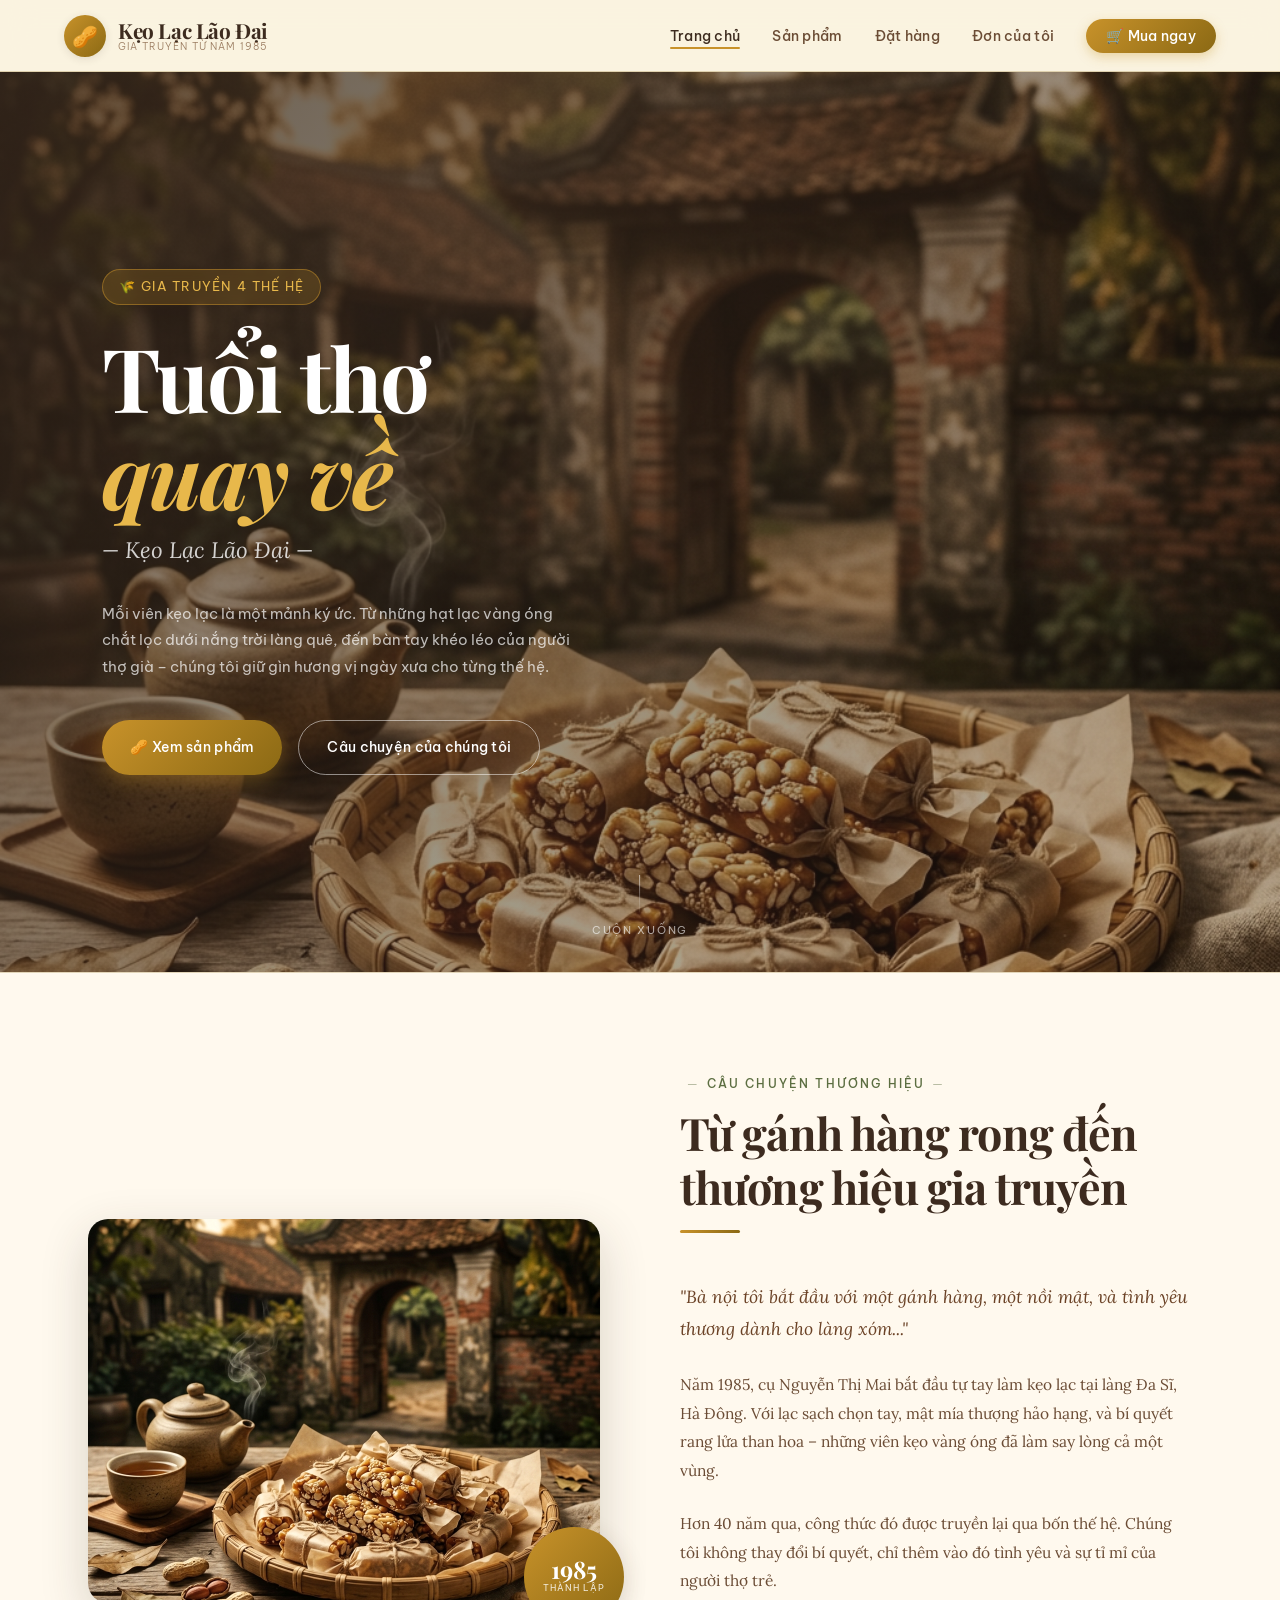
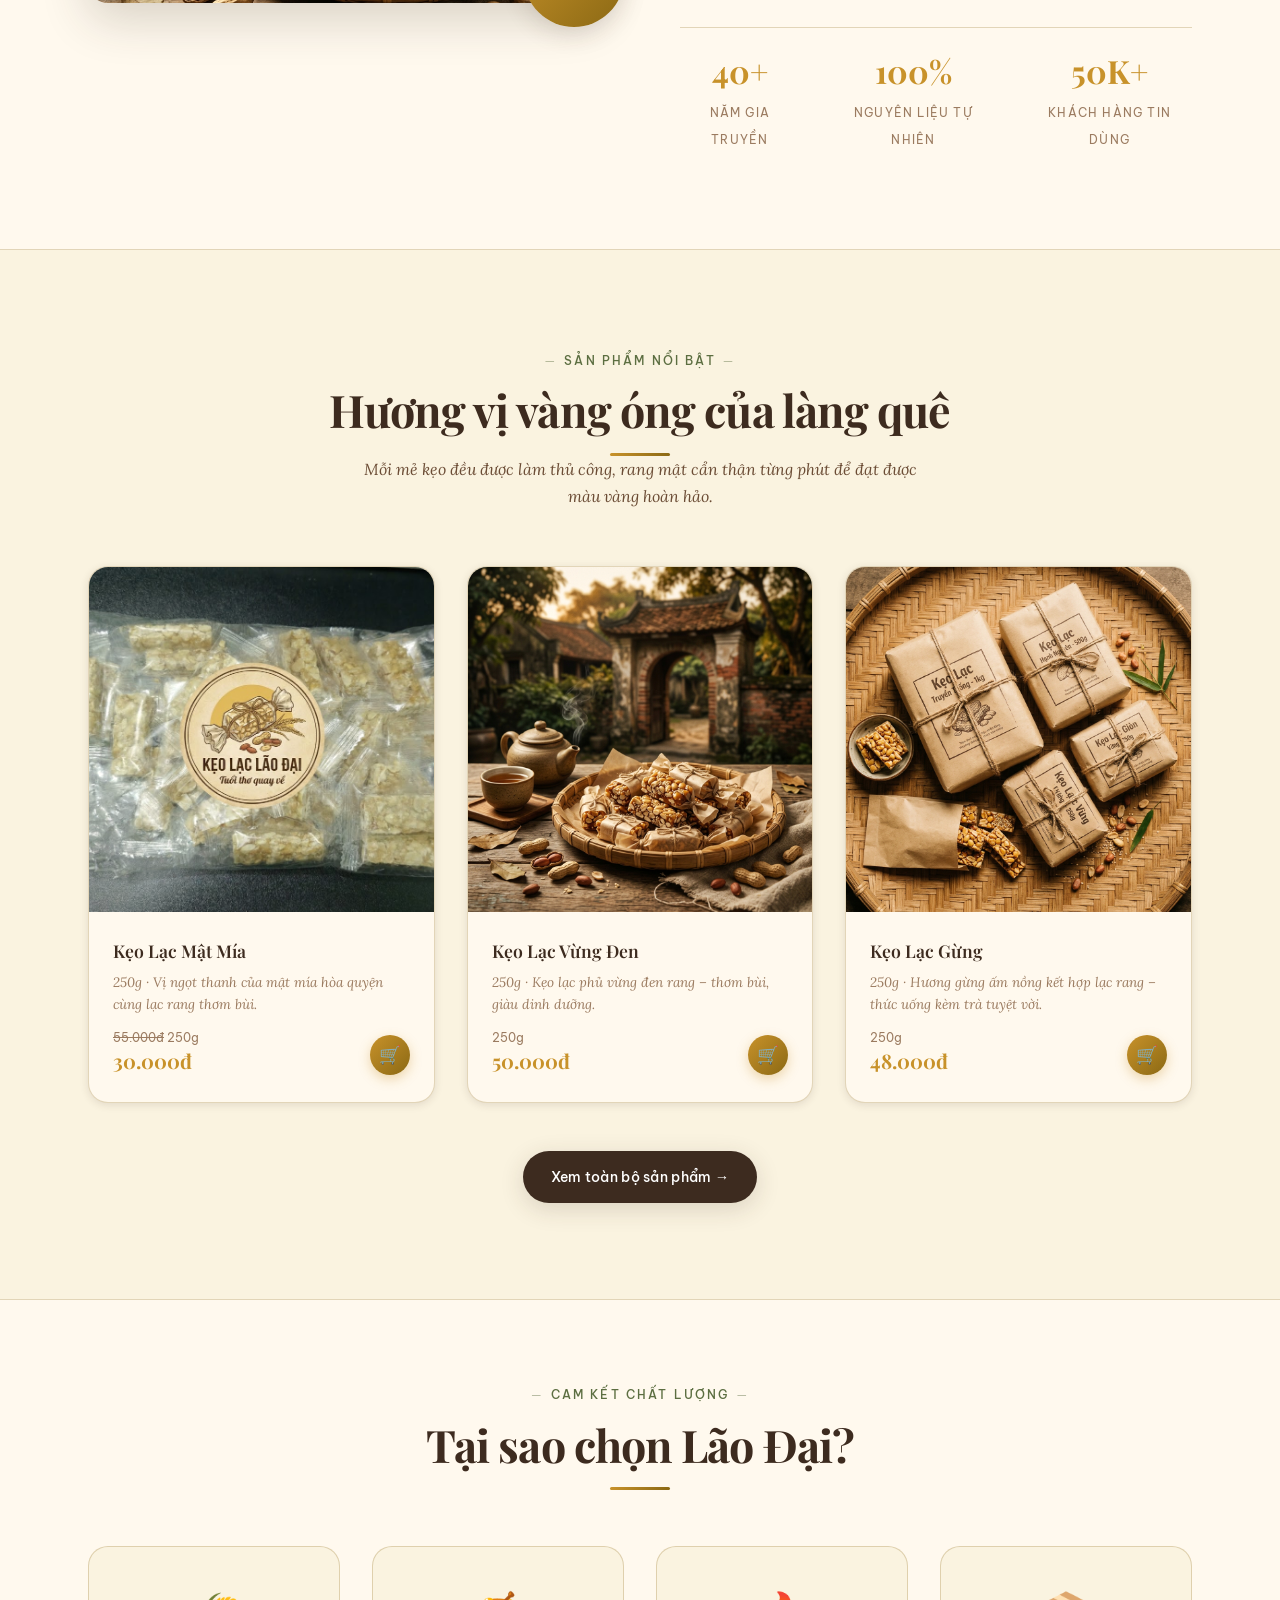
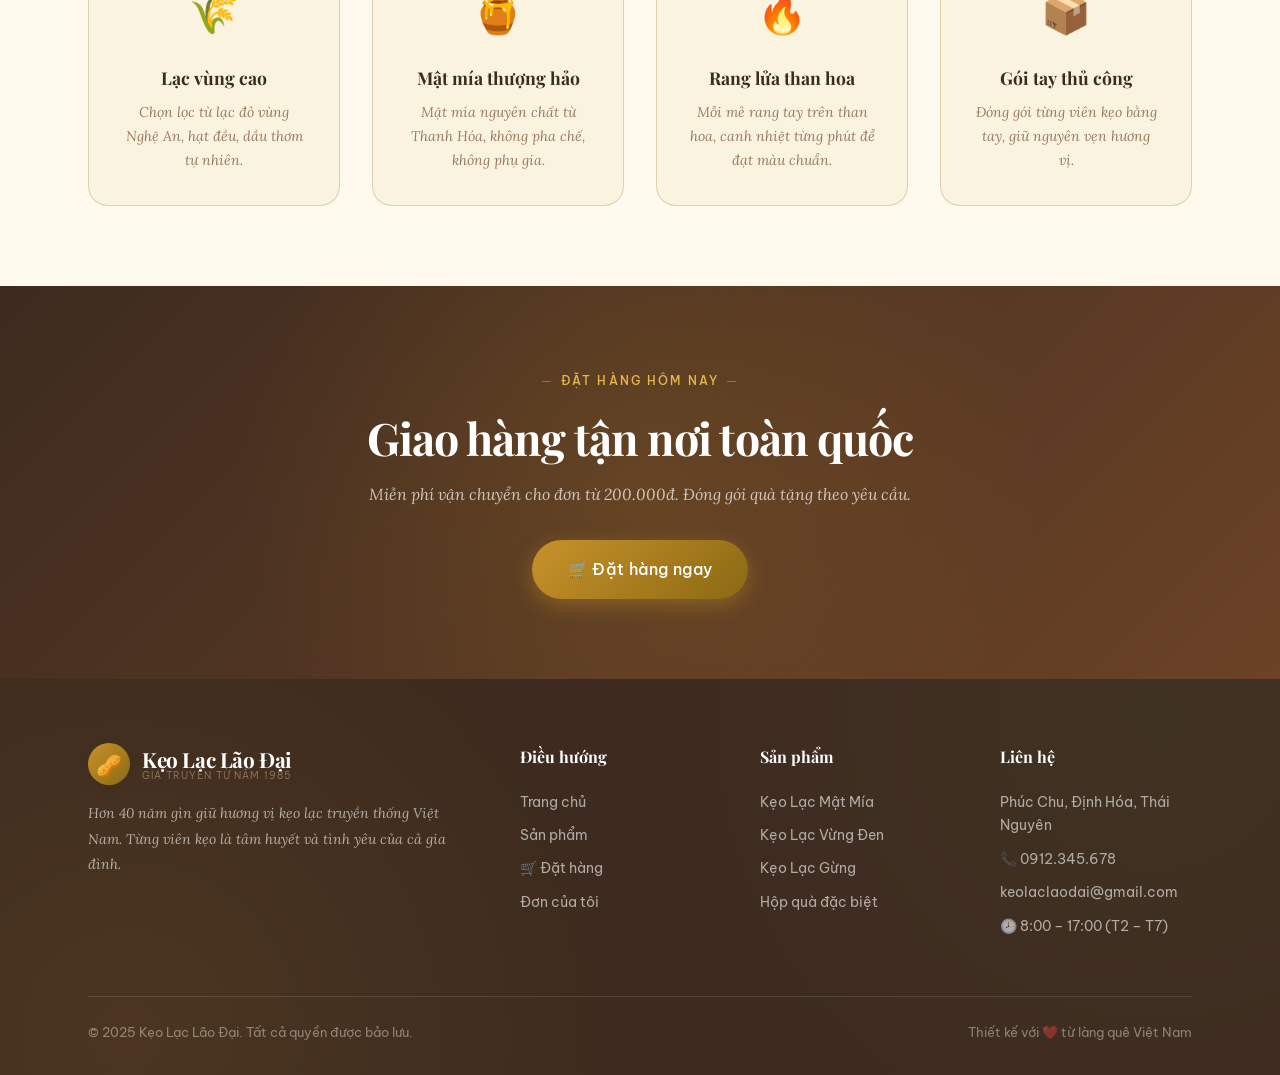
<file: index.html>
<!DOCTYPE html>
<html lang="vi">
<head>
  <meta charset="UTF-8" />
  <meta name="viewport" content="width=device-width, initial-scale=1.0" />
  <title>Kẹo Lạc Lão Đại – Tuổi Thơ Quay Về</title>
  <meta name="description" content="Kẹo Lạc Lão Đại – Hương vị kẹo lạc truyền thống từ làng quê Việt Nam. Nguyên liệu tự nhiên, công thức gia truyền hơn 40 năm." />
  <meta property="og:title" content="Kẹo Lạc Lão Đại – Tuổi Thơ Quay Về" />
  <meta property="og:description" content="Hương vị kẹo lạc truyền thống từ làng quê Việt Nam." />
  <link rel="stylesheet" href="css/style.css" />
  <!-- Favicon inline SVG -->
  <link rel="icon" href="data:image/svg+xml,<svg xmlns='http://www.w3.org/2000/svg' viewBox='0 0 100 100'><text y='.9em' font-size='90'>🥜</text></svg>" />
</head>
<body>

<!-- ===== NAVBAR ===== -->
<nav class="navbar" id="navbar">
  <a href="index.html" class="nav-logo">
    <span class="logo-icon">🥜</span>
    <span>
      Kẹo Lạc Lão Đại
      <span class="brand-sub">Gia truyền từ năm 1985</span>
    </span>
  </a>
  <ul class="nav-links" id="navLinks">
    <li><a href="index.html" class="active">Trang chủ</a></li>
    <li><a href="products.html">Sản phẩm</a></li>
    <li><a href="order.html">Đặt hàng</a></li>
    <li><a href="my-orders.html">Đơn của tôi</a></li>
    <li><a href="order.html" class="nav-cta">🛒 Mua ngay</a></li>
  </ul>
  <button class="hamburger" id="hamburger" aria-label="Menu">
    <span></span><span></span><span></span>
  </button>
</nav>

<!-- ===== HERO ===== -->
<section class="hero" id="hero">
  <div class="hero-bg"></div>
  <div class="hero-overlay"></div>
  <div class="hero-content">
    <div class="hero-badge">🌾 Gia truyền 4 thế hệ</div>
    <h1>Tuổi thơ<br /><em>quay về</em></h1>
    <p class="hero-tagline">— Kẹo Lạc Lão Đại —</p>
    <p class="hero-desc">
      Mỗi viên kẹo lạc là một mảnh ký ức. Từ những hạt lạc vàng óng chắt lọc dưới nắng trời làng quê, đến bàn tay khéo léo của người thợ già – chúng tôi giữ gìn hương vị ngày xưa cho từng thế hệ.
    </p>
    <div class="hero-actions">
      <a href="products.html" class="btn btn-primary">🥜 Xem sản phẩm</a>
      <a href="#brand-story" class="btn btn-outline">Câu chuyện của chúng tôi</a>
    </div>
  </div>
  <div class="hero-scroll">
    <div class="scroll-line"></div>
    Cuộn xuống
  </div>
</section>

<!-- ===== BRAND STORY ===== -->
<section class="brand-story" id="brand-story">
  <div class="container">
    <div class="story-grid">
      <div class="story-image-wrap reveal">
        <img src="assets/hero_banner.png" alt="Nghệ nhân làm kẹo lạc truyền thống" class="story-image" />
        <div class="story-year-badge">
          <span class="year">1985</span>
          <span class="label">Thành lập</span>
        </div>
      </div>
      <div class="story-text reveal reveal-delay-1">
        <div class="section-header" style="text-align:left; margin-bottom:1.5rem;">
          <span class="section-badge">Câu chuyện thương hiệu</span>
          <h2 class="section-title">Từ gánh hàng rong đến thương hiệu gia truyền</h2>
          <div class="divider" style="margin:1rem 0 0;"></div>
        </div>
        <p class="lead">"Bà nội tôi bắt đầu với một gánh hàng, một nồi mật, và tình yêu thương dành cho làng xóm..."</p>
        <p>Năm 1985, cụ Nguyễn Thị Mai bắt đầu tự tay làm kẹo lạc tại làng Đa Sĩ, Hà Đông. Với lạc sạch chọn tay, mật mía thượng hảo hạng, và bí quyết rang lửa than hoa – những viên kẹo vàng óng đã làm say lòng cả một vùng.</p>
        <p>Hơn 40 năm qua, công thức đó được truyền lại qua bốn thế hệ. Chúng tôi không thay đổi bí quyết, chỉ thêm vào đó tình yêu và sự tỉ mỉ của người thợ trẻ.</p>
        <div class="story-stats">
          <div class="stat">
            <span class="stat-num">40+</span>
            <span class="stat-label">Năm gia truyền</span>
          </div>
          <div class="stat">
            <span class="stat-num">100%</span>
            <span class="stat-label">Nguyên liệu tự nhiên</span>
          </div>
          <div class="stat">
            <span class="stat-num">50K+</span>
            <span class="stat-label">Khách hàng tin dùng</span>
          </div>
        </div>
      </div>
    </div>
  </div>
</section>

<!-- ===== FEATURED PRODUCTS ===== -->
<section class="featured-products" id="featured-products">
  <div class="container">
    <div class="section-header reveal">
      <span class="section-badge">Sản phẩm nổi bật</span>
      <h2 class="section-title">Hương vị vàng óng của làng quê</h2>
      <div class="divider"></div>
      <p class="section-desc">Mỗi mẻ kẹo đều được làm thủ công, rang mật cẩn thận từng phút để đạt được màu vàng hoàn hảo.</p>
    </div>
    <div class="products-grid" id="featuredGrid">
      <!-- JS rendered -->
    </div>
    <div style="text-align:center; margin-top:3rem;" class="reveal">
      <a href="products.html" class="btn btn-dark">Xem toàn bộ sản phẩm →</a>
    </div>
  </div>
</section>

<!-- ===== WHY US ===== -->
<section style="padding:5rem 0; background:var(--surface); border-top:1px solid var(--border);">
  <div class="container">
    <div class="section-header reveal">
      <span class="section-badge">Cam kết chất lượng</span>
      <h2 class="section-title">Tại sao chọn Lão Đại?</h2>
      <div class="divider"></div>
    </div>
    <div style="display:grid; grid-template-columns:repeat(auto-fit,minmax(220px,1fr)); gap:2rem; margin-top:2rem;">
      <div class="reveal reveal-delay-1" style="text-align:center; padding:2rem; background:var(--bg); border:1px solid var(--border); border-radius:var(--radius-lg);">
        <div style="font-size:2.5rem; margin-bottom:1rem;">🌾</div>
        <h3 style="font-family:'Playfair Display',serif; font-size:1.1rem; color:var(--brown-deep); margin-bottom:0.5rem;">Lạc vùng cao</h3>
        <p style="font-size:0.88rem; color:var(--text-muted); font-family:'Lora',serif; font-style:italic;">Chọn lọc từ lạc đỏ vùng Nghệ An, hạt đều, dầu thơm tự nhiên.</p>
      </div>
      <div class="reveal reveal-delay-2" style="text-align:center; padding:2rem; background:var(--bg); border:1px solid var(--border); border-radius:var(--radius-lg);">
        <div style="font-size:2.5rem; margin-bottom:1rem;">🍯</div>
        <h3 style="font-family:'Playfair Display',serif; font-size:1.1rem; color:var(--brown-deep); margin-bottom:0.5rem;">Mật mía thượng hảo</h3>
        <p style="font-size:0.88rem; color:var(--text-muted); font-family:'Lora',serif; font-style:italic;">Mật mía nguyên chất từ Thanh Hóa, không pha chế, không phụ gia.</p>
      </div>
      <div class="reveal reveal-delay-3" style="text-align:center; padding:2rem; background:var(--bg); border:1px solid var(--border); border-radius:var(--radius-lg);">
        <div style="font-size:2.5rem; margin-bottom:1rem;">🔥</div>
        <h3 style="font-family:'Playfair Display',serif; font-size:1.1rem; color:var(--brown-deep); margin-bottom:0.5rem;">Rang lửa than hoa</h3>
        <p style="font-size:0.88rem; color:var(--text-muted); font-family:'Lora',serif; font-style:italic;">Mỗi mẻ rang tay trên than hoa, canh nhiệt từng phút để đạt màu chuẩn.</p>
      </div>
      <div class="reveal" style="text-align:center; padding:2rem; background:var(--bg); border:1px solid var(--border); border-radius:var(--radius-lg);">
        <div style="font-size:2.5rem; margin-bottom:1rem;">📦</div>
        <h3 style="font-family:'Playfair Display',serif; font-size:1.1rem; color:var(--brown-deep); margin-bottom:0.5rem;">Gói tay thủ công</h3>
        <p style="font-size:0.88rem; color:var(--text-muted); font-family:'Lora',serif; font-style:italic;">Đóng gói từng viên kẹo bằng tay, giữ nguyên vẹn hương vị.</p>
      </div>
    </div>
  </div>
</section>

<!-- ===== CTA BANNER ===== -->
<section style="padding:5rem 0; background:linear-gradient(135deg,var(--brown-deep),var(--brown-mid)); text-align:center; position:relative; overflow:hidden;">
  <div style="position:absolute;inset:0;background:radial-gradient(circle at 50% 50%,rgba(200,146,42,0.15),transparent 60%);"></div>
  <div class="container" style="position:relative;z-index:1;">
    <div class="reveal">
      <span class="section-badge" style="color:var(--gold-light);">Đặt hàng hôm nay</span>
      <h2 class="section-title" style="color:white; margin:0.5rem 0;">Giao hàng tận nơi toàn quốc</h2>
      <p style="font-family:'Lora',serif;font-style:italic;color:rgba(255,255,255,0.7);margin:1rem 0 2rem;">Miễn phí vận chuyển cho đơn từ 200.000đ. Đóng gói quà tặng theo yêu cầu.</p>
      <a href="order.html" class="btn btn-primary" style="font-size:1rem; padding:16px 36px;">🛒 Đặt hàng ngay</a>
    </div>
  </div>
</section>

<!-- ===== FOOTER ===== -->
<footer>
  <div class="container">
    <div class="footer-grid">
      <div class="footer-brand">
        <a href="index.html" class="nav-logo" style="margin-bottom:1rem; display:inline-flex;">
          <span class="logo-icon">🥜</span>
          <span>Kẹo Lạc Lão Đại<span class="brand-sub">Gia truyền từ năm 1985</span></span>
        </a>
        <p>Hơn 40 năm gìn giữ hương vị kẹo lạc truyền thống Việt Nam. Từng viên kẹo là tâm huyết và tình yêu của cả gia đình.</p>
      </div>
      <div class="footer-col">
        <h4>Điều hướng</h4>
        <ul>
          <li><a href="index.html">Trang chủ</a></li>
          <li><a href="products.html">Sản phẩm</a></li>
          <li><a href="order.html">🛒 Đặt hàng</a></li>
          <li><a href="my-orders.html">Đơn của tôi</a></li>
        </ul>
      </div>
      <div class="footer-col">
        <h4>Sản phẩm</h4>
        <ul>
          <li><a href="products.html">Kẹo Lạc Mật Mía</a></li>
          <li><a href="products.html">Kẹo Lạc Vừng Đen</a></li>
          <li><a href="products.html">Kẹo Lạc Gừng</a></li>
          <li><a href="products.html">Hộp quà đặc biệt</a></li>
        </ul>
      </div>
      <div class="footer-col">
        <h4>Liên hệ</h4>
        <ul>
          <li><a href="#">Phúc Chu, Định Hóa, Thái Nguyên</a></li>
          <li><a href="tel:0912345678">📞 0912.345.678</a></li>
          <li><a href="mailto:keolaclaodai@gmail.com">keolaclaodai@gmail.com</a></li>
          <li><a href="#">🕗 8:00 – 17:00 (T2 – T7)</a></li>
        </ul>
      </div>
    </div>
    <div class="footer-bottom">
      <span>© 2025 Kẹo Lạc Lão Đại. Tất cả quyền được bảo lưu.</span>
      <span>Thiết kế với ❤️ từ làng quê Việt Nam</span>
    </div>
  </div>
</footer>

<!-- Toast container -->
<div class="toast-container" id="toastContainer"></div>

<script src="js/products.js"></script>
<script src="js/main.js"></script>
<script>
  // Render featured products (first 3)
  const featuredGrid = document.getElementById('featuredGrid');
  if (featuredGrid && window.PRODUCTS) {
    const featured = window.PRODUCTS.filter(p => p.featured).slice(0, 3);
    featuredGrid.innerHTML = featured.map(p => renderProductCard(p)).join('');
    addProductCardEvents();
  }
</script>
</body>
</html>
</file>
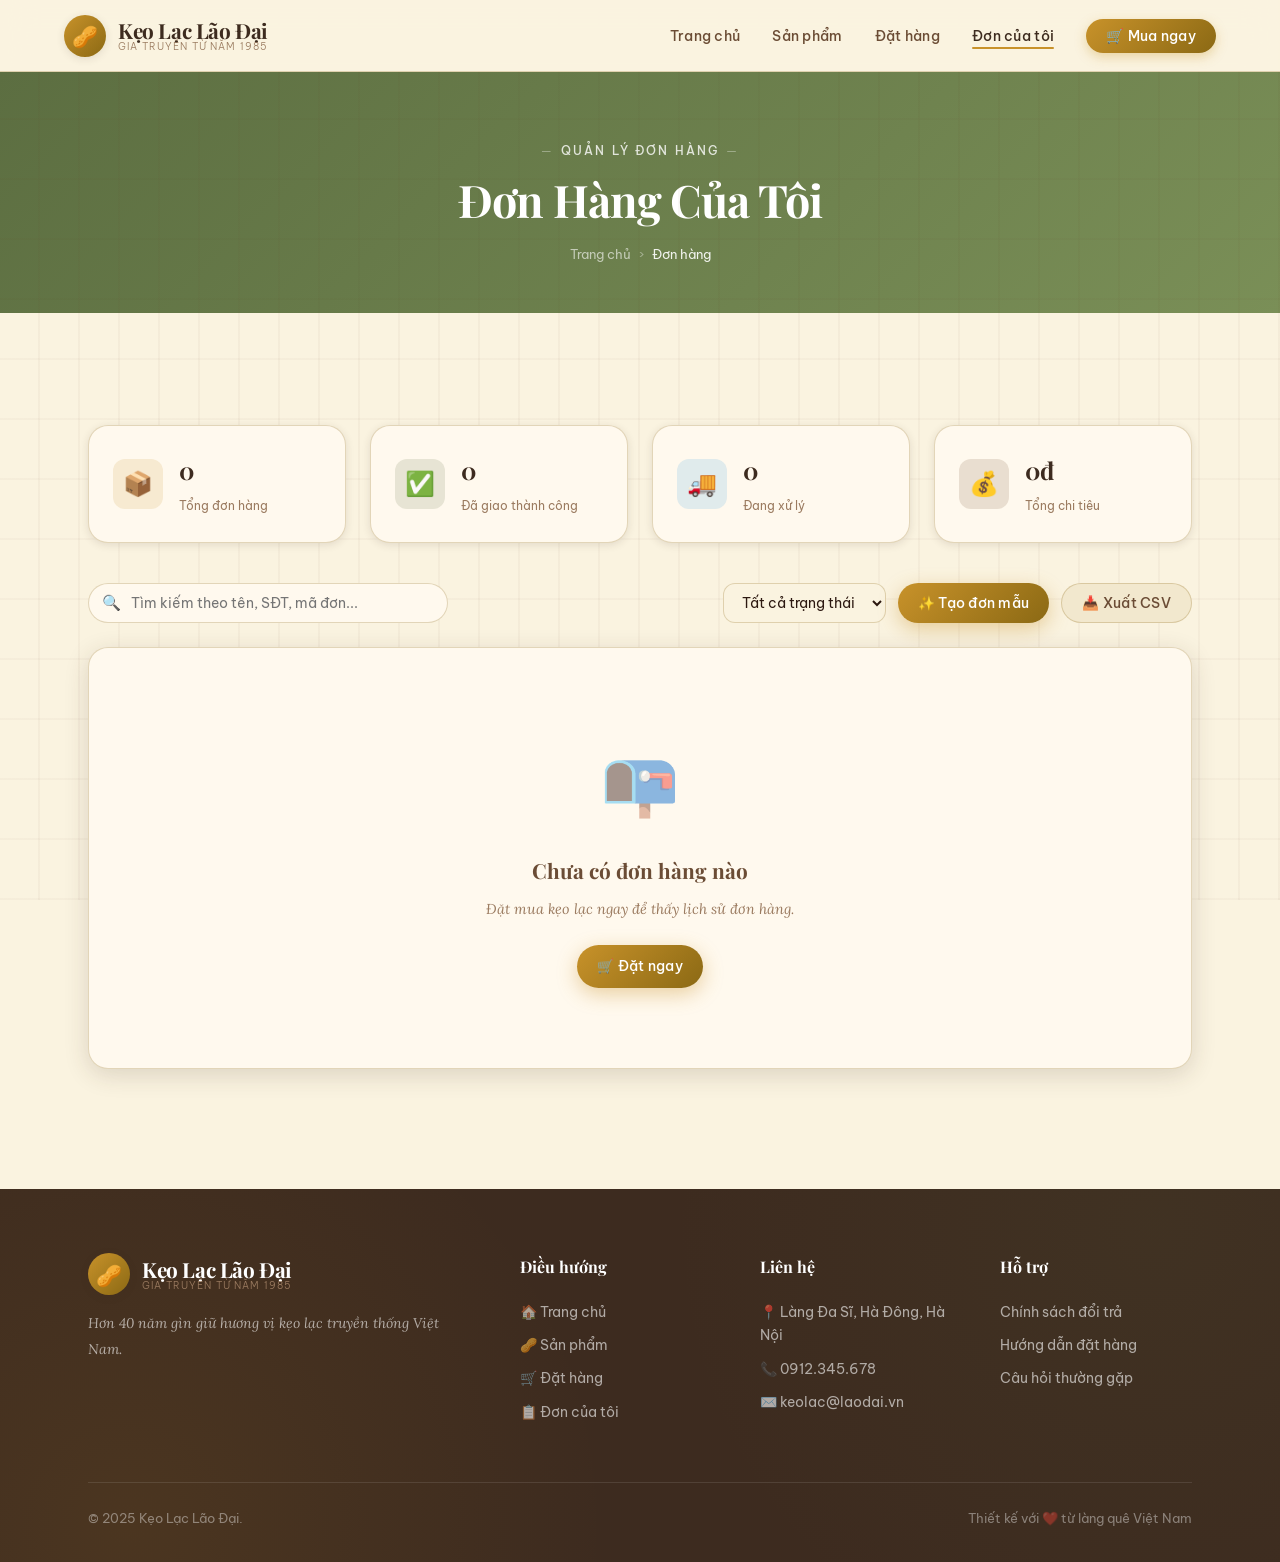
<file: my-orders.html>
<!DOCTYPE html>
<html lang="vi">
<head>
  <meta charset="UTF-8" />
  <meta name="viewport" content="width=device-width, initial-scale=1.0" />
  <title>Đơn Hàng Của Tôi – Kẹo Lạc Lão Đại</title>
  <meta name="description" content="Theo dõi trạng thái đơn hàng kẹo lạc của bạn – lịch sử mua hàng, mã đơn, tổng tiền." />
  <link rel="stylesheet" href="css/style.css" />
  <link rel="icon" href="data:image/svg+xml,<svg xmlns='http://www.w3.org/2000/svg' viewBox='0 0 100 100'><text y='.9em' font-size='90'>🥜</text></svg>" />
</head>
<body>

<!-- ===== NAVBAR ===== -->
<nav class="navbar" id="navbar">
  <a href="index.html" class="nav-logo">
    <span class="logo-icon">🥜</span>
    <span>Kẹo Lạc Lão Đại<span class="brand-sub">Gia truyền từ năm 1985</span></span>
  </a>
  <ul class="nav-links" id="navLinks">
    <li><a href="index.html">Trang chủ</a></li>
    <li><a href="products.html">Sản phẩm</a></li>
    <li><a href="order.html">Đặt hàng</a></li>
    <li><a href="my-orders.html" class="active">Đơn của tôi</a></li>
    <li><a href="order.html" class="nav-cta">🛒 Mua ngay</a></li>
  </ul>
  <button class="hamburger" id="hamburger" aria-label="Menu">
    <span></span><span></span><span></span>
  </button>
</nav>

<!-- ===== PAGE HERO ===== -->
<div class="orders-page-hero">
  <span class="section-badge">Quản lý đơn hàng</span>
  <h1 class="section-title">Đơn Hàng Của Tôi</h1>
  <div class="breadcrumb">
    <a href="index.html">Trang chủ</a>
    <span>›</span>
    <span style="color:rgba(255,255,255,0.9);">Đơn hàng</span>
  </div>
</div>

<!-- ===== ORDERS DASHBOARD ===== -->
<section class="orders-page">
  <div class="container">

    <!-- Stats -->
    <div class="orders-stats-bar reveal">
      <div class="stat-card gold">
        <div class="stat-icon">📦</div>
        <div class="stat-info">
          <span class="num" id="statTotal">0</span>
          <span class="lbl">Tổng đơn hàng</span>
        </div>
      </div>
      <div class="stat-card moss">
        <div class="stat-icon">✅</div>
        <div class="stat-info">
          <span class="num" id="statDelivered">0</span>
          <span class="lbl">Đã giao thành công</span>
        </div>
      </div>
      <div class="stat-card blue">
        <div class="stat-icon">🚚</div>
        <div class="stat-info">
          <span class="num" id="statProcessing">0</span>
          <span class="lbl">Đang xử lý</span>
        </div>
      </div>
      <div class="stat-card brown">
        <div class="stat-icon">💰</div>
        <div class="stat-info">
          <span class="num" id="statSpent">0đ</span>
          <span class="lbl">Tổng chi tiêu</span>
        </div>
      </div>
    </div>

    <!-- Toolbar -->
    <div class="orders-toolbar reveal">
      <div class="search-input-wrap">
        <span class="search-icon">🔍</span>
        <input type="text" id="searchInput" placeholder="Tìm kiếm theo tên, SĐT, mã đơn..." />
      </div>
      <div style="display:flex; gap:0.75rem; flex-wrap:wrap;">
        <select id="statusFilter" class="form-control" style="width:auto; padding:8px 14px;">
          <option value="all">Tất cả trạng thái</option>
          <option value="processing">Đang xử lý</option>
          <option value="confirmed">Đã xác nhận</option>
          <option value="shipping">Đang giao</option>
          <option value="delivered">Đã giao</option>
          <option value="cancelled">Đã hủy</option>
        </select>
        <button class="btn btn-primary btn-sm" onclick="seedSampleOrders()" id="seedBtn">✨ Tạo đơn mẫu</button>
        <button class="btn btn-sm" style="background:var(--bg-alt);border:1px solid var(--border);color:var(--text-soft);" onclick="exportCSV()">📥 Xuất CSV</button>
      </div>
    </div>

    <!-- Table -->
    <div class="orders-table-wrap reveal">
      <div id="ordersContent">
        <div class="empty-state">
          <div class="empty-icon">📭</div>
          <h3>Chưa có đơn hàng nào</h3>
          <p>Đặt mua kẹo lạc ngay để thấy lịch sử đơn hàng của bạn tại đây.</p>
          <a href="order.html" class="btn btn-primary btn-sm" style="margin-top:1.5rem; display:inline-flex;">🛒 Đặt ngay</a>
        </div>
      </div>
    </div>

  </div>
</section>

<!-- ===== ORDER DETAIL PANEL ===== -->
<div class="panel-backdrop" id="panelBackdrop" onclick="closePanel()"></div>
<div class="slide-panel" id="slidePanel">
  <div class="panel-header">
    <h3>Chi tiết đơn hàng</h3>
    <button class="close-panel" onclick="closePanel()">✕</button>
  </div>
  <div id="panelContent"></div>
</div>

<!-- ===== DELETE CONFIRM MODAL ===== -->
<div class="modal-overlay" id="deleteModal">
  <div class="modal-box">
    <div class="modal-icon">⚠️</div>
    <h3>Xác nhận huỷ đơn?</h3>
    <p>Đơn hàng <strong id="deleteOrderId"></strong> sẽ bị huỷ và không thể hoàn tác.</p>
    <div class="modal-actions" style="margin-top:1.5rem;">
      <button class="btn btn-sm" style="background:var(--bg-alt);border:1px solid var(--border);color:var(--text-soft);" onclick="closeDeleteModal()">Quay lại</button>
      <button class="btn btn-sm" style="background:#C0392B;color:white;" onclick="confirmDelete()">Huỷ đơn</button>
    </div>
  </div>
</div>

<!-- ===== FOOTER ===== -->
<footer>
  <div class="container">
    <div class="footer-grid">
      <div class="footer-brand">
        <a href="index.html" class="nav-logo" style="margin-bottom:1rem; display:inline-flex;">
          <span class="logo-icon">🥜</span>
          <span>Kẹo Lạc Lão Đại<span class="brand-sub">Gia truyền từ năm 1985</span></span>
        </a>
        <p>Hơn 40 năm gìn giữ hương vị kẹo lạc truyền thống Việt Nam.</p>
      </div>
      <div class="footer-col"><h4>Điều hướng</h4><ul>
        <li><a href="index.html">🏠 Trang chủ</a></li>
        <li><a href="products.html">🥜 Sản phẩm</a></li>
        <li><a href="order.html">🛒 Đặt hàng</a></li>
        <li><a href="my-orders.html">📋 Đơn của tôi</a></li>
      </ul></div>
      <div class="footer-col"><h4>Liên hệ</h4><ul>
        <li><a href="#">📍 Làng Đa Sĩ, Hà Đông, Hà Nội</a></li>
        <li><a href="tel:0912345678">📞 0912.345.678</a></li>
        <li><a href="mailto:keolac@laodai.vn">✉️ keolac@laodai.vn</a></li>
      </ul></div>
      <div class="footer-col"><h4>Hỗ trợ</h4><ul>
        <li><a href="#">Chính sách đổi trả</a></li>
        <li><a href="#">Hướng dẫn đặt hàng</a></li>
        <li><a href="#">Câu hỏi thường gặp</a></li>
      </ul></div>
    </div>
    <div class="footer-bottom">
      <span>© 2025 Kẹo Lạc Lão Đại.</span>
      <span>Thiết kế với ❤️ từ làng quê Việt Nam</span>
    </div>
  </div>
</footer>

<div class="toast-container" id="toastContainer"></div>

<script src="js/orders-db.js"></script>
<script src="js/products.js"></script>
<script src="js/main.js"></script>
<script>
  const STATUS_MAP = {
    processing: { label: 'Đang xử lý', cls: 'processing', icon: '⏳' },
    confirmed:  { label: 'Đã xác nhận', cls: 'confirmed',  icon: '✅' },
    shipping:   { label: 'Đang giao',   cls: 'shipping',   icon: '🚚' },
    delivered:  { label: 'Đã giao',     cls: 'delivered',  icon: '📦' },
    cancelled:  { label: 'Đã hủy',      cls: 'cancelled',  icon: '❌' },
  };
  const PAYMENT_MAP = { cod: '💵 COD', transfer: '🏦 Chuyển khoản' };

  let pendingDeleteId = null;
  let searchQuery = '';
  let statusFilter = 'all';

  // ── Render orders ──
  function renderOrders() {
    const orders = window.OrderDB.getOrders();
    let filtered = orders;

    if (searchQuery) {
      const q = searchQuery.toLowerCase();
      filtered = filtered.filter(o =>
        o.id.toLowerCase().includes(q) ||
        o.name.toLowerCase().includes(q) ||
        o.phone.includes(q) ||
        (o.productName || '').toLowerCase().includes(q)
      );
    }
    if (statusFilter !== 'all') {
      filtered = filtered.filter(o => o.status === statusFilter);
    }

    // Stats (always from all orders)
    updateStats(orders);

    const content = document.getElementById('ordersContent');

    if (!filtered.length) {
      content.innerHTML = `
        <div class="empty-state">
          <div class="empty-icon">${orders.length ? '🔍' : '📭'}</div>
          <h3>${orders.length ? 'Không tìm thấy đơn phù hợp' : 'Chưa có đơn hàng nào'}</h3>
          <p>${orders.length ? 'Thử thay đổi từ khóa tìm kiếm.' : 'Đặt mua kẹo lạc ngay để thấy lịch sử đơn hàng.'}</p>
          ${!orders.length ? '<a href="order.html" class="btn btn-primary btn-sm" style="margin-top:1.5rem;display:inline-flex;">🛒 Đặt ngay</a>' : ''}
        </div>
      `;
      return;
    }

    content.innerHTML = `
      <table class="orders-table">
        <thead>
          <tr>
            <th>Mã đơn</th>
            <th>Ngày đặt</th>
            <th>Khách hàng</th>
            <th>Sản phẩm</th>
            <th>SL</th>
            <th>Trạng thái</th>
            <th>Tổng tiền</th>
            <th>Thao tác</th>
          </tr>
        </thead>
        <tbody>
          ${filtered.map(o => renderOrderRow(o)).join('')}
        </tbody>
      </table>
    `;
  }

  function renderOrderRow(o) {
    const s = STATUS_MAP[o.status] || STATUS_MAP.processing;
    const date = new Date(o.date).toLocaleDateString('vi-VN', { day:'2-digit', month:'2-digit', year:'numeric', hour:'2-digit', minute:'2-digit' });
    const canCancel = o.status === 'processing' || o.status === 'confirmed';

    return `
      <tr>
        <td><span class="order-id-cell">${o.id}</span></td>
        <td style="font-family:'Be Vietnam Pro',sans-serif;font-size:0.85rem;color:var(--text-muted);white-space:nowrap;">${date}</td>
        <td>
          <div style="font-weight:500;color:var(--text-main);">${o.name}</div>
          <div style="font-size:0.8rem;color:var(--text-muted);">${o.phone}</div>
        </td>
        <td class="order-product-cell">
          <div>${o.productName || '—'}</div>
          <div style="font-size:0.8rem;color:var(--text-muted);">${o.productVariant || ''}</div>
        </td>
        <td style="text-align:center;font-weight:600;">${o.quantity}</td>
        <td>
          <span class="status-badge ${s.cls}">
            <span class="status-dot"></span>
            ${s.label}
          </span>
        </td>
        <td class="total-cell">${formatPrice(o.total)}</td>
        <td>
          <div class="action-btns">
            <button class="icon-btn" title="Xem chi tiết" onclick="viewOrderDetail('${o.id}')">👁️</button>
            ${canCancel ? `<button class="icon-btn danger" title="Huỷ đơn" onclick="showDeleteModal('${o.id}')">🗑️</button>` : ''}
          </div>
        </td>
      </tr>
    `;
  }

  function updateStats(orders) {
    document.getElementById('statTotal').textContent = orders.length;
    document.getElementById('statDelivered').textContent = orders.filter(o => o.status === 'delivered').length;
    document.getElementById('statProcessing').textContent = orders.filter(o => ['processing','confirmed','shipping'].includes(o.status)).length;
    const spent = orders.filter(o => o.status !== 'cancelled').reduce((s,o) => s + o.total, 0);
    document.getElementById('statSpent').textContent = spent >= 1000000
      ? (spent/1000000).toFixed(1) + 'M'
      : formatPrice(spent);
  }

  // ── Order detail panel ──
  function viewOrderDetail(id) {
    const o = window.OrderDB.getOrders().find(o => o.id === id);
    if (!o) return;
    const s = STATUS_MAP[o.status] || STATUS_MAP.processing;
    const date = new Date(o.date).toLocaleString('vi-VN');

    document.getElementById('panelContent').innerHTML = `
      <!-- Status badge -->
      <div style="text-align:center;margin-bottom:1.5rem;">
        <span class="status-badge ${s.cls}" style="font-size:0.95rem;padding:8px 20px;">
          <span class="status-dot"></span>${s.icon} ${s.label}
        </span>
      </div>

      <!-- Update status -->
      <div class="detail-section">
        <h4>Cập nhật trạng thái</h4>
        <select id="statusUpdateSelect" class="form-control" style="margin-bottom:0.75rem;">
          ${Object.entries(STATUS_MAP).map(([val,info]) => `
            <option value="${val}" ${o.status === val ? 'selected' : ''}>${info.icon} ${info.label}</option>
          `).join('')}
        </select>
        <button class="btn btn-moss btn-sm" onclick="applyStatusUpdate('${o.id}')">Lưu thay đổi</button>
      </div>

      <div class="detail-section">
        <h4>Thông tin đơn hàng</h4>
        <div class="detail-row"><span class="key">Mã đơn</span><span class="val" style="font-weight:700;color:var(--gold);">${o.id}</span></div>
        <div class="detail-row"><span class="key">Ngày đặt</span><span class="val">${date}</span></div>
        <div class="detail-row"><span class="key">Thanh toán</span><span class="val">${PAYMENT_MAP[o.payment] || o.payment}</span></div>
      </div>

      <div class="detail-section">
        <h4>Thông tin khách hàng</h4>
        <div class="detail-row"><span class="key">Họ tên</span><span class="val">${o.name}</span></div>
        <div class="detail-row"><span class="key">SĐT</span><span class="val">${o.phone}</span></div>
        <div class="detail-row"><span class="key">Địa chỉ</span><span class="val">${o.address}</span></div>
        ${o.note ? `<div class="detail-row"><span class="key">Ghi chú</span><span class="val" style="font-style:italic;">${o.note}</span></div>` : ''}
      </div>

      <div class="detail-section">
        <h4>Chi tiết sản phẩm</h4>
        <div class="detail-row"><span class="key">Sản phẩm</span><span class="val">${o.productName}</span></div>
        <div class="detail-row"><span class="key">Loại</span><span class="val">${o.productVariant}</span></div>
        <div class="detail-row"><span class="key">Đơn giá</span><span class="val">${formatPrice(o.unitPrice)}</span></div>
        <div class="detail-row"><span class="key">Số lượng</span><span class="val">${o.quantity}</span></div>
        <div class="detail-row"><span class="key">Tạm tính</span><span class="val">${formatPrice(o.subtotal)}</span></div>
        <div class="detail-row"><span class="key">Phí ship</span><span class="val">${o.shippingFee === 0 ? '<span style="color:var(--moss)">Miễn phí</span>' : formatPrice(o.shippingFee)}</span></div>
        <div class="detail-row" style="font-weight:700;border-top:2px solid var(--border);margin-top:0.5rem;padding-top:0.75rem;">
          <span class="key" style="color:var(--brown-deep);">TỔNG CỘNG</span>
          <span class="val" style="color:var(--gold);font-family:'Playfair Display',serif;font-size:1.2rem;">${formatPrice(o.total)}</span>
        </div>
      </div>
    `;

    document.getElementById('slidePanel').classList.add('open');
    document.getElementById('panelBackdrop').classList.add('show');
    document.body.style.overflow = 'hidden';
  }

  function applyStatusUpdate(id) {
    const newStatus = document.getElementById('statusUpdateSelect').value;
    window.OrderDB.updateOrderStatus(id, newStatus);
    showToast('Cập nhật trạng thái thành công!', 'success');
    renderOrders();
    closePanel();
  }

  function closePanel() {
    document.getElementById('slidePanel').classList.remove('open');
    document.getElementById('panelBackdrop').classList.remove('show');
    document.body.style.overflow = '';
  }

  // ── Delete modal ──
  function showDeleteModal(id) {
    pendingDeleteId = id;
    document.getElementById('deleteOrderId').textContent = id;
    document.getElementById('deleteModal').classList.add('show');
  }
  function closeDeleteModal() {
    document.getElementById('deleteModal').classList.remove('show');
    pendingDeleteId = null;
  }
  function confirmDelete() {
    if (!pendingDeleteId) return;
    window.OrderDB.deleteOrder(pendingDeleteId);
    closeDeleteModal();
    showToast('Đã huỷ đơn hàng ' + pendingDeleteId, 'success');
    renderOrders();
  }

  // ── Search & filter ──
  document.getElementById('searchInput').addEventListener('input', e => {
    searchQuery = e.target.value;
    renderOrders();
  });
  document.getElementById('statusFilter').addEventListener('change', e => {
    statusFilter = e.target.value;
    renderOrders();
  });

  // ── Export CSV ──
  function exportCSV() {
    const orders = window.OrderDB.getOrders();
    if (!orders.length) { showToast('Không có đơn hàng để xuất!', 'warning'); return; }
    const headers = ['Mã đơn','Ngày đặt','Tên KH','SĐT','Địa chỉ','Sản phẩm','Số lượng','Tổng tiền','Trạng thái'];
    const rows = orders.map(o => [
      o.id,
      new Date(o.date).toLocaleDateString('vi-VN'),
      o.name, o.phone, o.address,
      `${o.productName} ${o.productVariant}`,
      o.quantity,
      o.total,
      STATUS_MAP[o.status]?.label || o.status
    ]);
    const csv = [headers, ...rows].map(r => r.map(c => `"${c}"`).join(',')).join('\n');
    const blob = new Blob(['\uFEFF' + csv], { type: 'text/csv;charset=utf-8;' });
    const a = document.createElement('a');
    a.href = URL.createObjectURL(blob);
    a.download = `DonHang_KeoLacLaoDai_${new Date().toLocaleDateString('vi-VN').replace(/\//g,'-')}.csv`;
    a.click();
    showToast('Xuất CSV thành công!', 'success');
  }

  // ── Seed sample orders ──
  function seedSampleOrders() {
    const samples = [
      { name: 'Nguyễn Văn Hùng', phone: '0901234567', address: '12 Lý Thường Kiệt, Hoàn Kiếm, Hà Nội', productId: 'mat-mia-500', qty: 2, status: 'delivered' },
      { name: 'Trần Thị Lan', phone: '0912345678', address: '45 Nguyễn Huệ, Quận 1, TP.HCM', productId: 'vung-den-250', qty: 3, status: 'shipping' },
      { name: 'Lê Minh Tuấn', phone: '0932156789', address: '8 Trần Phú, Hải Châu, Đà Nẵng', productId: 'hop-qua-500', qty: 1, status: 'confirmed' },
      { name: 'Phạm Thu Hà', phone: '0945678901', address: '78 Lê Lợi, Thành phố Huế', productId: 'mat-mia-1kg', qty: 1, status: 'processing' },
      { name: 'Võ Thành Nam', phone: '0978901234', address: '23 Phan Đình Phùng, Vũng Tàu', productId: 'gung-250', qty: 4, status: 'delivered' },
    ];
    samples.forEach((s, i) => {
      const p = window.PRODUCTS.find(p => p.id === s.productId);
      if (!p) return;
      const subtotal = p.price * s.qty;
      const ship = subtotal >= 200000 ? 0 : 30000;
      const date = new Date(Date.now() - (i * 2 + 1) * 24 * 3600 * 1000).toISOString();
      window.OrderDB.saveOrder({
        id: window.OrderDB.generateOrderId(),
        date, status: s.status,
        name: s.name, phone: s.phone, address: s.address, note: '',
        payment: i % 2 === 0 ? 'cod' : 'transfer',
        productId: p.id, productName: p.name, productVariant: p.variant,
        unitPrice: p.price, quantity: s.qty, subtotal,
        shippingFee: ship, total: subtotal + ship,
      });
    });
    showToast('Đã tạo 5 đơn hàng mẫu!', 'success');
    document.getElementById('seedBtn').textContent = '✅ Đã tạo mẫu';
    document.getElementById('seedBtn').disabled = true;
    renderOrders();
  }

  // ── Init ──
  renderOrders();
</script>
</body>
</html>
</file>
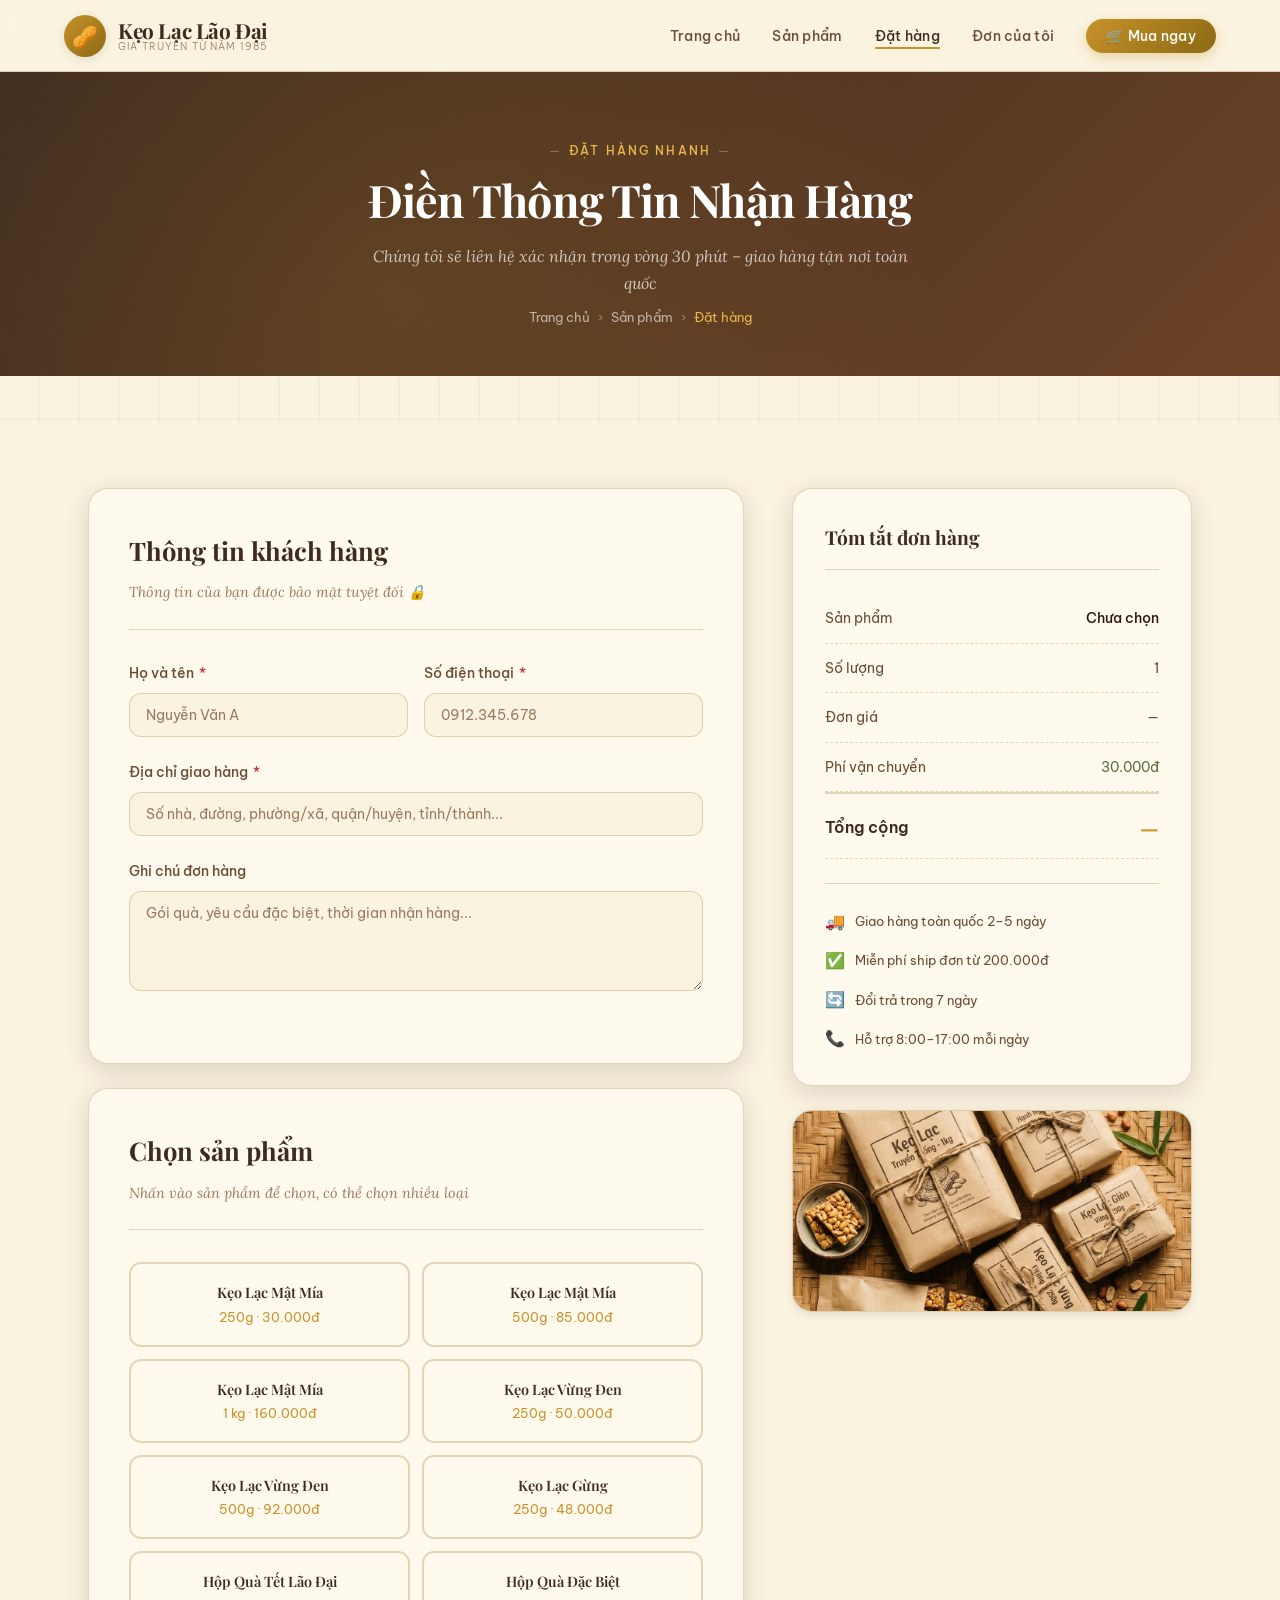
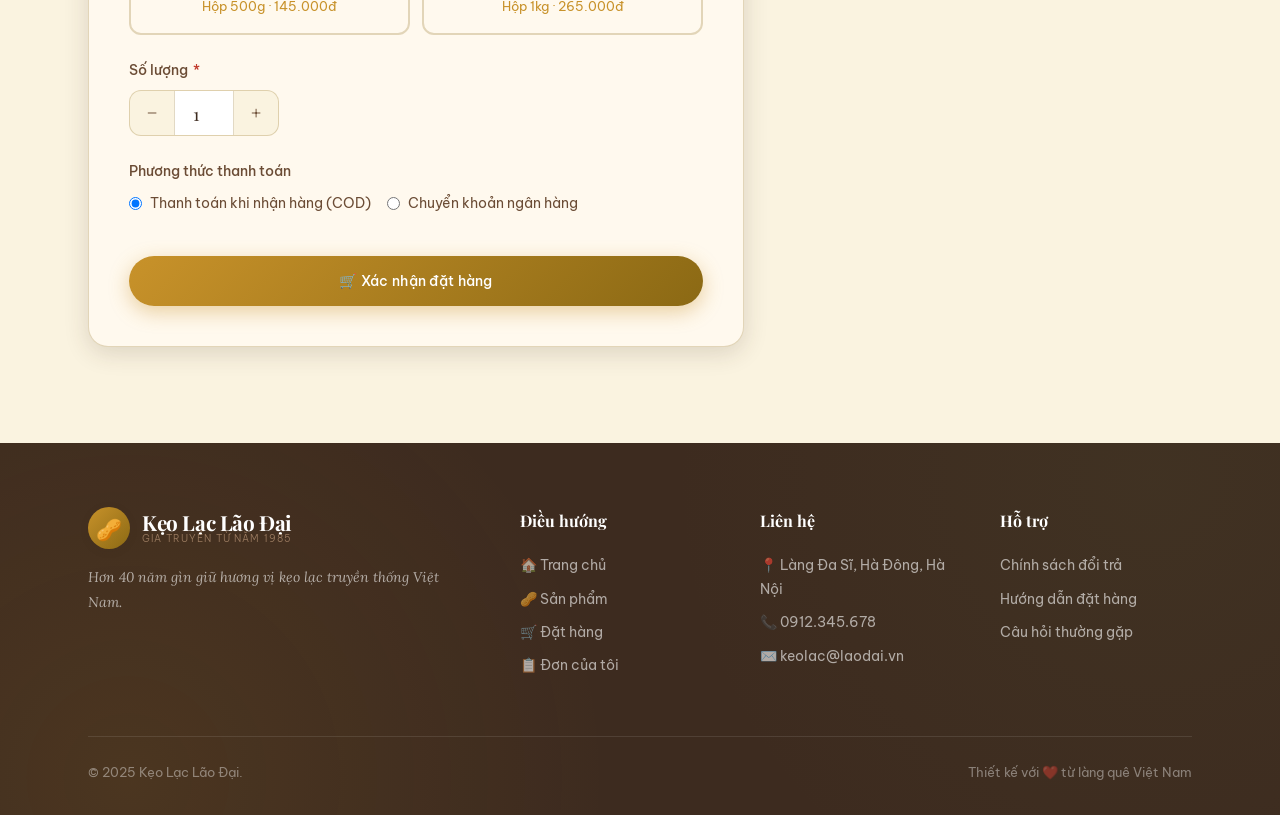
<file: order.html>
<!DOCTYPE html>
<html lang="vi">
<head>
  <meta charset="UTF-8" />
  <meta name="viewport" content="width=device-width, initial-scale=1.0" />
  <title>Đặt Hàng – Kẹo Lạc Lão Đại</title>
  <meta name="description" content="Đặt mua kẹo lạc truyền thống Lão Đại – giao hàng tận nơi toàn quốc. Điền form nhanh, xác nhận ngay." />
  <link rel="stylesheet" href="css/style.css" />
  <link rel="icon" href="data:image/svg+xml,<svg xmlns='http://www.w3.org/2000/svg' viewBox='0 0 100 100'><text y='.9em' font-size='90'>🥜</text></svg>" />
</head>
<body>

<!-- ===== NAVBAR ===== -->
<nav class="navbar" id="navbar">
  <a href="index.html" class="nav-logo">
    <span class="logo-icon">🥜</span>
    <span>Kẹo Lạc Lão Đại<span class="brand-sub">Gia truyền từ năm 1985</span></span>
  </a>
  <ul class="nav-links" id="navLinks">
    <li><a href="index.html">Trang chủ</a></li>
    <li><a href="products.html">Sản phẩm</a></li>
    <li><a href="order.html" class="active">Đặt hàng</a></li>
    <li><a href="my-orders.html">Đơn của tôi</a></li>
    <li><a href="order.html" class="nav-cta">🛒 Mua ngay</a></li>
  </ul>
  <button class="hamburger" id="hamburger" aria-label="Menu">
    <span></span><span></span><span></span>
  </button>
</nav>

<!-- ===== PAGE HERO ===== -->
<div class="page-inner-hero">
  <span class="section-badge">Đặt hàng nhanh</span>
  <h1 class="section-title">Điền Thông Tin Nhận Hàng</h1>
  <p class="section-desc">Chúng tôi sẽ liên hệ xác nhận trong vòng 30 phút – giao hàng tận nơi toàn quốc</p>
  <div class="breadcrumb">
    <a href="index.html">Trang chủ</a>
    <span>›</span>
    <a href="products.html">Sản phẩm</a>
    <span>›</span>
    <span style="color:var(--gold-light);">Đặt hàng</span>
  </div>
</div>

<!-- ===== ORDER FORM ===== -->
<section class="order-page">
  <div class="container">
    <div class="order-layout">

      <!-- FORM COLUMN -->
      <div>
        <div class="form-card reveal">
          <h2>Thông tin khách hàng</h2>
          <p class="subtitle">Thông tin của bạn được bảo mật tuyệt đối 🔒</p>

          <form id="orderForm" novalidate>

            <!-- Name & Phone -->
            <div class="form-row">
              <div class="form-group">
                <label class="form-label" for="customerName">Họ và tên <span>*</span></label>
                <input type="text" id="customerName" class="form-control" placeholder="Nguyễn Văn A" required />
              </div>
              <div class="form-group">
                <label class="form-label" for="customerPhone">Số điện thoại <span>*</span></label>
                <input type="tel" id="customerPhone" class="form-control" placeholder="0912.345.678" required pattern="[0-9]{10,11}" />
              </div>
            </div>

            <!-- Address -->
            <div class="form-group">
              <label class="form-label" for="customerAddress">Địa chỉ giao hàng <span>*</span></label>
              <input type="text" id="customerAddress" class="form-control" placeholder="Số nhà, đường, phường/xã, quận/huyện, tỉnh/thành..." required />
            </div>

            <!-- Note -->
            <div class="form-group">
              <label class="form-label" for="customerNote">Ghi chú đơn hàng</label>
              <textarea id="customerNote" class="form-control" rows="2" placeholder="Gói quà, yêu cầu đặc biệt, thời gian nhận hàng..."></textarea>
            </div>

          </form>
        </div>

        <!-- PRODUCT SELECTION -->
        <div class="form-card reveal" style="margin-top:1.5rem;">
          <h2>Chọn sản phẩm</h2>
          <p class="subtitle">Nhấn vào sản phẩm để chọn, có thể chọn nhiều loại</p>

          <div id="productOptionList" class="product-select-grid"></div>

          <div class="form-group" style="margin-top:1.5rem;">
            <label class="form-label">Số lượng <span>*</span></label>
            <div class="qty-control">
              <button class="qty-btn" id="qtyMinus" aria-label="Giảm">−</button>
              <input type="number" class="qty-input" id="qtyInput" value="1" min="1" max="99" />
              <button class="qty-btn" id="qtyPlus" aria-label="Tăng">+</button>
            </div>
          </div>

          <!-- Payment method -->
          <div class="form-group">
            <label class="form-label">Phương thức thanh toán</label>
            <div style="display:flex; gap:1rem; flex-wrap:wrap; margin-top:0.5rem;">
              <label style="display:flex; align-items:center; gap:8px; cursor:pointer; font-family:'Be Vietnam Pro',sans-serif; font-size:0.9rem; color:var(--text-soft);">
                <input type="radio" name="payment" value="cod" checked /> Thanh toán khi nhận hàng (COD)
              </label>
              <label style="display:flex; align-items:center; gap:8px; cursor:pointer; font-family:'Be Vietnam Pro',sans-serif; font-size:0.9rem; color:var(--text-soft);">
                <input type="radio" name="payment" value="transfer" /> Chuyển khoản ngân hàng
              </label>
            </div>
          </div>

          <button type="button" class="btn btn-primary btn-full" id="submitOrder" style="margin-top:1rem; padding:16px;">
            🛒 Xác nhận đặt hàng
          </button>
        </div>
      </div>

      <!-- SUMMARY COLUMN -->
      <div>
        <div class="order-summary-card reveal reveal-delay-1">
          <h3 class="summary-title">Tóm tắt đơn hàng</h3>
          <div id="summaryProduct" class="summary-row">
            <span>Sản phẩm</span>
            <span id="summaryProductName" style="text-align:right; max-width:60%; font-weight:500; color:var(--text-main);">Chưa chọn</span>
          </div>
          <div class="summary-row">
            <span>Số lượng</span>
            <span id="summaryQty">1</span>
          </div>
          <div class="summary-row">
            <span>Đơn giá</span>
            <span id="summaryUnitPrice">—</span>
          </div>
          <div class="summary-row">
            <span>Phí vận chuyển</span>
            <span id="summaryShipping" style="color:var(--moss);">30.000đ</span>
          </div>
          <div class="summary-row" id="summaryDiscountRow" style="display:none;">
            <span>Giảm phí ship</span>
            <span style="color:var(--moss);">−30.000đ</span>
          </div>
          <div class="summary-row total">
            <span>Tổng cộng</span>
            <strong id="summaryTotal">—</strong>
          </div>

          <div class="trust-badges">
            <div class="trust-item"><span class="icon">🚚</span> Giao hàng toàn quốc 2–5 ngày</div>
            <div class="trust-item"><span class="icon">✅</span> Miễn phí ship đơn từ 200.000đ</div>
            <div class="trust-item"><span class="icon">🔄</span> Đổi trả trong 7 ngày</div>
            <div class="trust-item"><span class="icon">📞</span> Hỗ trợ 8:00–17:00 mỗi ngày</div>
          </div>
        </div>

        <!-- Preview Image -->
        <div class="reveal reveal-delay-2" style="margin-top:1.5rem; border-radius:var(--radius-lg); overflow:hidden; border:1px solid var(--border); box-shadow:var(--shadow-sm);">
          <img id="previewImg" src="assets/products_flatlay.png" alt="Preview sản phẩm" style="width:100%;height:200px;object-fit:cover;filter:sepia(8%);transition:all 0.4s ease;" />
        </div>

        <!-- Bank Transfer Info (hidden by default) -->
        <div class="form-card reveal reveal-delay-3" id="bankInfo" style="margin-top:1.5rem; display:none;">
          <h3 style="font-family:'Playfair Display',serif;font-size:1rem;color:var(--brown-deep);margin-bottom:1rem;">🏦 Thông tin chuyển khoản</h3>
          <div class="detail-row" style="display:flex;justify-content:space-between;font-family:'Be Vietnam Pro',sans-serif;font-size:0.88rem;padding:0.4rem 0;border-bottom:1px dashed var(--border);">
            <span style="color:var(--text-muted);">Ngân hàng</span><span style="font-weight:600;">Vietcombank</span>
          </div>
          <div class="detail-row" style="display:flex;justify-content:space-between;font-family:'Be Vietnam Pro',sans-serif;font-size:0.88rem;padding:0.4rem 0;border-bottom:1px dashed var(--border);">
            <span style="color:var(--text-muted);">STK</span><span style="font-weight:600; color:var(--gold);">1234 5678 9012</span>
          </div>
          <div class="detail-row" style="display:flex;justify-content:space-between;font-family:'Be Vietnam Pro',sans-serif;font-size:0.88rem;padding:0.4rem 0;">
            <span style="color:var(--text-muted);">Chủ TK</span><span style="font-weight:600;">NGUYEN THI MAI</span>
          </div>
          <p style="font-family:'Lora',serif;font-style:italic;font-size:0.82rem;color:var(--text-muted);margin-top:0.75rem;">Nội dung CK: [Tên] – [SĐT] – đặt kẹo</p>
        </div>
      </div>

    </div>
  </div>
</section>

<!-- ===== SUCCESS MODAL ===== -->
<div class="modal-overlay" id="successModal">
  <div class="modal-box">
    <div class="modal-icon">🎉</div>
    <h3>Đặt hàng thành công!</h3>
    <p>Cảm ơn bạn đã tin tưởng Kẹo Lạc Lão Đại.<br />Mã đơn hàng của bạn:</p>
    <span class="modal-order-id" id="modalOrderId"></span>
    <p style="font-size:0.85rem;">Chúng tôi sẽ gọi điện xác nhận trong <strong>30 phút</strong>.</p>
    <div class="modal-actions" style="margin-top:1.5rem;">
      <a href="my-orders.html" class="btn btn-dark btn-sm">📋 Xem đơn hàng</a>
      <button class="btn btn-moss btn-sm" onclick="closeModal()">Tiếp tục mua</button>
    </div>
  </div>
</div>

<!-- ===== FOOTER ===== -->
<footer>
  <div class="container">
    <div class="footer-grid">
      <div class="footer-brand">
        <a href="index.html" class="nav-logo" style="margin-bottom:1rem; display:inline-flex;">
          <span class="logo-icon">🥜</span>
          <span>Kẹo Lạc Lão Đại<span class="brand-sub">Gia truyền từ năm 1985</span></span>
        </a>
        <p>Hơn 40 năm gìn giữ hương vị kẹo lạc truyền thống Việt Nam.</p>
      </div>
      <div class="footer-col"><h4>Điều hướng</h4><ul>
        <li><a href="index.html">🏠 Trang chủ</a></li>
        <li><a href="products.html">🥜 Sản phẩm</a></li>
        <li><a href="order.html">🛒 Đặt hàng</a></li>
        <li><a href="my-orders.html">📋 Đơn của tôi</a></li>
      </ul></div>
      <div class="footer-col"><h4>Liên hệ</h4><ul>
        <li><a href="#">📍 Làng Đa Sĩ, Hà Đông, Hà Nội</a></li>
        <li><a href="tel:0912345678">📞 0912.345.678</a></li>
        <li><a href="mailto:keolac@laodai.vn">✉️ keolac@laodai.vn</a></li>
      </ul></div>
      <div class="footer-col"><h4>Hỗ trợ</h4><ul>
        <li><a href="#">Chính sách đổi trả</a></li>
        <li><a href="#">Hướng dẫn đặt hàng</a></li>
        <li><a href="#">Câu hỏi thường gặp</a></li>
      </ul></div>
    </div>
    <div class="footer-bottom">
      <span>© 2025 Kẹo Lạc Lão Đại.</span>
      <span>Thiết kế với ❤️ từ làng quê Việt Nam</span>
    </div>
  </div>
</footer>

<div class="toast-container" id="toastContainer"></div>

<script src="js/orders-db.js"></script>
<script src="js/products.js"></script>
<script src="js/main.js"></script>
<script>
  // ── State ──
  let selectedProductId = sessionStorage.getItem('quickBuyProduct') || null;
  let quantity = 1;
  const FREE_SHIP_THRESHOLD = 200000;
  const SHIP_FEE = 30000;

  // ── Render product options ──
  function renderProductOptions() {
    const container = document.getElementById('productOptionList');
    container.innerHTML = window.PRODUCTS.map(p => `
      <div class="product-option ${selectedProductId === p.id ? 'selected' : ''}"
           data-id="${p.id}" onclick="selectProductOption('${p.id}')">
        <div class="opt-name">${p.name}</div>
        <div class="opt-price">${p.variant} · ${formatPrice(p.price)}</div>
      </div>
    `).join('');
  }

  function selectProductOption(id) {
    selectedProductId = id;
    document.querySelectorAll('.product-option').forEach(el => {
      el.classList.toggle('selected', el.dataset.id === id);
    });
    updateSummary();
    // Update preview image
    const p = window.PRODUCTS.find(p => p.id === id);
    if (p) {
      const img = document.getElementById('previewImg');
      img.style.opacity = '0';
      setTimeout(() => {
        img.src = p.img;
        img.style.objectPosition = p.imgPos;
        img.style.opacity = '1';
      }, 200);
    }
  }

  // ── Quantity ──
  document.getElementById('qtyMinus').addEventListener('click', () => {
    if (quantity > 1) { quantity--; document.getElementById('qtyInput').value = quantity; updateSummary(); }
  });
  document.getElementById('qtyPlus').addEventListener('click', () => {
    if (quantity < 99) { quantity++; document.getElementById('qtyInput').value = quantity; updateSummary(); }
  });
  document.getElementById('qtyInput').addEventListener('change', e => {
    quantity = Math.max(1, Math.min(99, parseInt(e.target.value) || 1));
    e.target.value = quantity;
    updateSummary();
  });

  // ── Payment method toggle ──
  document.querySelectorAll('input[name="payment"]').forEach(radio => {
    radio.addEventListener('change', e => {
      document.getElementById('bankInfo').style.display = e.target.value === 'transfer' ? 'block' : 'none';
    });
  });

  // ── Update summary ──
  function updateSummary() {
    const product = selectedProductId ? window.PRODUCTS.find(p => p.id === selectedProductId) : null;
    const nameEl = document.getElementById('summaryProductName');
    const unitEl = document.getElementById('summaryUnitPrice');
    const qtyEl = document.getElementById('summaryQty');
    const totalEl = document.getElementById('summaryTotal');
    const shipEl = document.getElementById('summaryShipping');
    const discEl = document.getElementById('summaryDiscountRow');

    qtyEl.textContent = quantity;

    if (!product) {
      nameEl.textContent = 'Chưa chọn';
      unitEl.textContent = '—';
      totalEl.textContent = '—';
      shipEl.textContent = `${formatPrice(SHIP_FEE)}`;
      discEl.style.display = 'none';
      return;
    }

    const subtotal = product.price * quantity;
    const freeShip = subtotal >= FREE_SHIP_THRESHOLD;
    const total = subtotal + (freeShip ? 0 : SHIP_FEE);

    nameEl.textContent = `${product.name} ${product.variant}`;
    unitEl.textContent = formatPrice(product.price);
    shipEl.textContent = formatPrice(SHIP_FEE);
    discEl.style.display = freeShip ? 'flex' : 'none';
    totalEl.textContent = formatPrice(total);
  }

  // ── Form validation ──
  function validateForm() {
    const name = document.getElementById('customerName').value.trim();
    const phone = document.getElementById('customerPhone').value.trim();
    const addr = document.getElementById('customerAddress').value.trim();

    if (!name) { showToast('Vui lòng nhập họ tên!', 'error'); document.getElementById('customerName').focus(); return false; }
    if (!phone || !/^[0-9]{10,11}$/.test(phone.replace(/[\s.]/g, ''))) {
      showToast('Số điện thoại không hợp lệ!', 'error');
      document.getElementById('customerPhone').focus();
      return false;
    }
    if (!addr) { showToast('Vui lòng nhập địa chỉ giao hàng!', 'error'); document.getElementById('customerAddress').focus(); return false; }
    if (!selectedProductId) { showToast('Vui lòng chọn sản phẩm!', 'error'); return false; }
    return true;
  }

  // ── Submit order ──
  document.getElementById('submitOrder').addEventListener('click', () => {
    if (!validateForm()) return;

    const product = window.PRODUCTS.find(p => p.id === selectedProductId);
    const name = document.getElementById('customerName').value.trim();
    const phone = document.getElementById('customerPhone').value.trim();
    const address = document.getElementById('customerAddress').value.trim();
    const note = document.getElementById('customerNote').value.trim();
    const payment = document.querySelector('input[name="payment"]:checked').value;

    const subtotal = product.price * quantity;
    const freeShip = subtotal >= FREE_SHIP_THRESHOLD;
    const total = subtotal + (freeShip ? 0 : SHIP_FEE);

    const order = {
      id: window.OrderDB.generateOrderId(),
      date: new Date().toISOString(),
      status: 'processing',
      name,
      phone,
      address,
      note,
      payment,
      productId: product.id,
      productName: product.name,
      productVariant: product.variant,
      unitPrice: product.price,
      quantity,
      subtotal,
      shippingFee: freeShip ? 0 : SHIP_FEE,
      total,
    };

    window.OrderDB.saveOrder(order);

    // Animate button
    const btn = document.getElementById('submitOrder');
    btn.textContent = '⏳ Đang xử lý...';
    btn.disabled = true;

    setTimeout(() => {
      // Show success modal
      document.getElementById('modalOrderId').textContent = order.id;
      document.getElementById('successModal').classList.add('show');
      sessionStorage.removeItem('quickBuyProduct');

      // Reset form
      document.getElementById('orderForm').reset();
      selectedProductId = null;
      quantity = 1;
      document.getElementById('qtyInput').value = 1;
      document.querySelectorAll('.product-option').forEach(el => el.classList.remove('selected'));
      updateSummary();
      btn.textContent = '🛒 Xác nhận đặt hàng';
      btn.disabled = false;
    }, 900);
  });

  function closeModal() {
    document.getElementById('successModal').classList.remove('show');
  }

  // ── Init ──
  renderProductOptions();
  updateSummary();

  // Pre-select if came from quick buy
  if (selectedProductId) {
    selectProductOption(selectedProductId);
  }
</script>
</body>
</html>
</file>
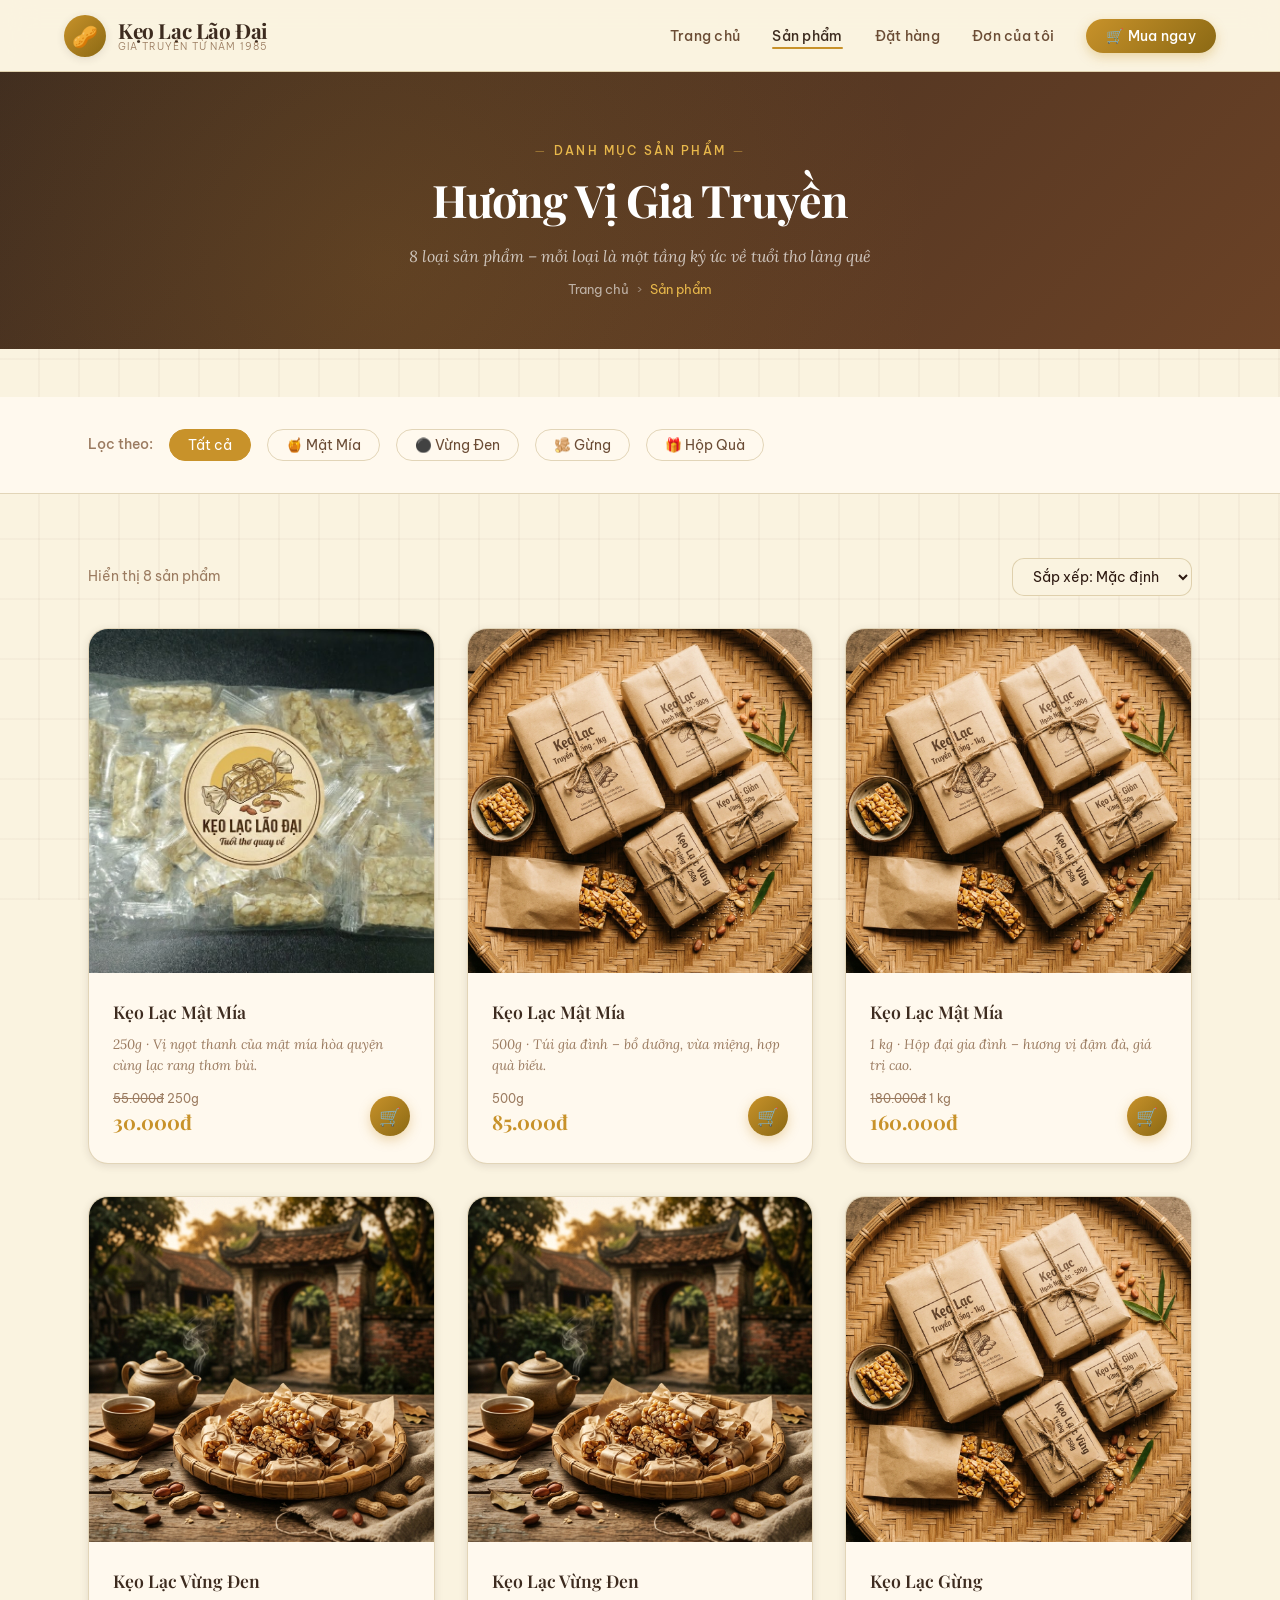
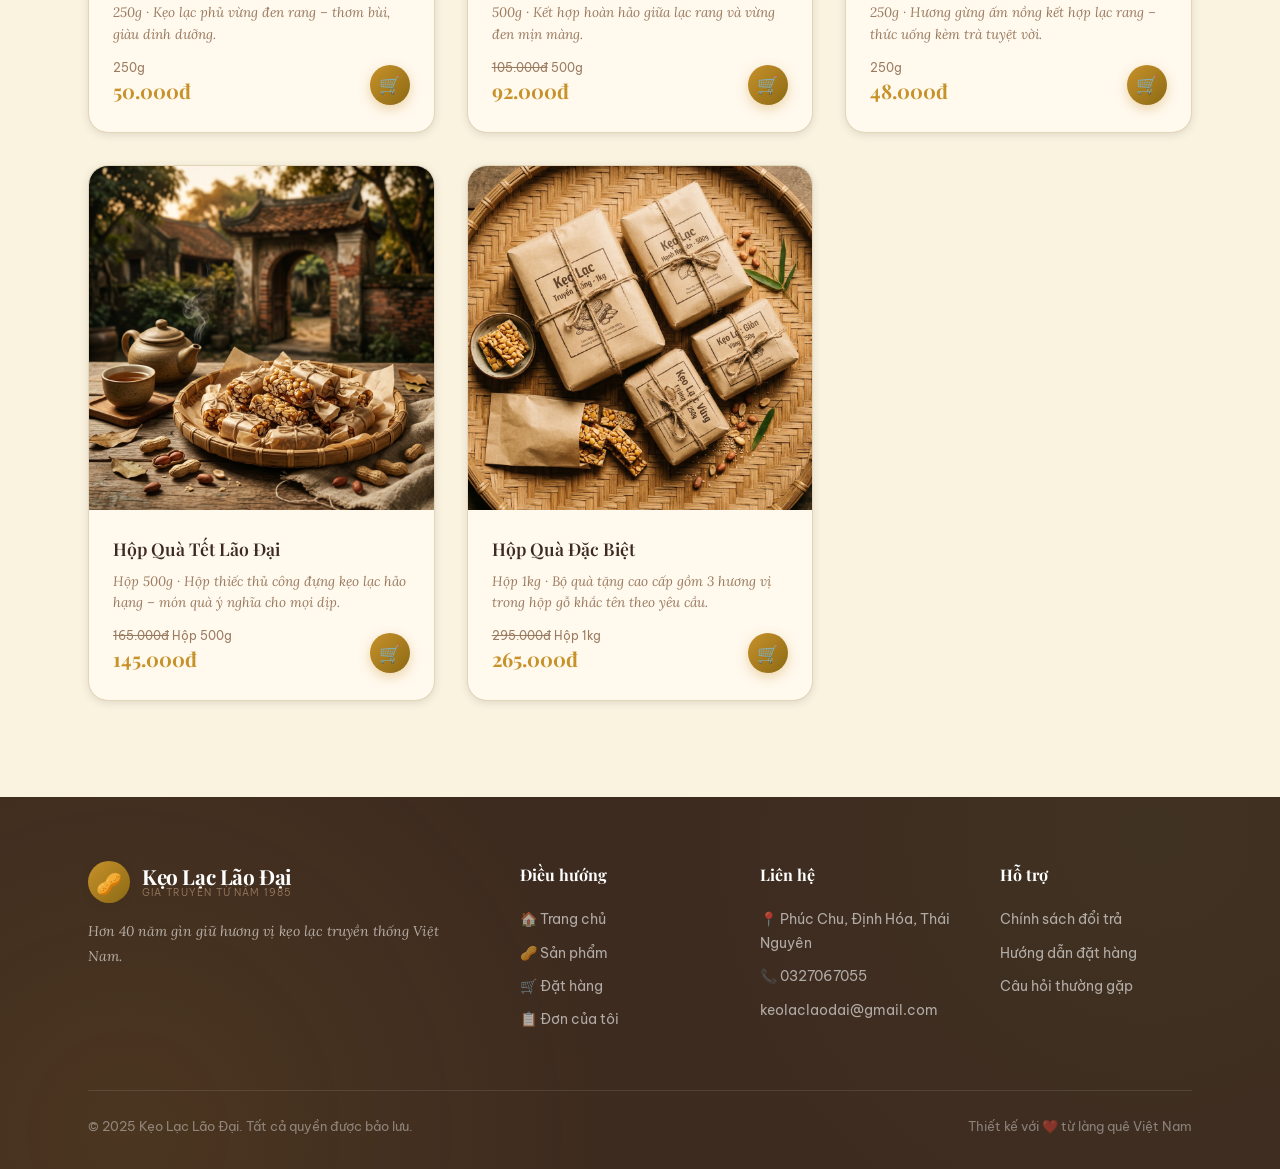
<file: products.html>
<!DOCTYPE html>
<html lang="vi">
<head>
  <meta charset="UTF-8" />
  <meta name="viewport" content="width=device-width, initial-scale=1.0" />
  <title>Sản Phẩm – Kẹo Lạc Lão Đại</title>
  <meta name="description" content="Khám phá các sản phẩm kẹo lạc truyền thống: Kẹo Lạc Mật Mía, Kẹo Lạc Vừng Đen, Kẹo Lạc Gừng và hộp quà đặc biệt." />
  <link rel="stylesheet" href="css/style.css" />
  <link rel="icon" href="data:image/svg+xml,<svg xmlns='http://www.w3.org/2000/svg' viewBox='0 0 100 100'><text y='.9em' font-size='90'>🥜</text></svg>" />
</head>
<body>

<!-- ===== NAVBAR ===== -->
<nav class="navbar" id="navbar">
  <a href="index.html" class="nav-logo">
    <span class="logo-icon">🥜</span>
    <span>Kẹo Lạc Lão Đại<span class="brand-sub">Gia truyền từ năm 1985</span></span>
  </a>
  <ul class="nav-links" id="navLinks">
    <li><a href="index.html">Trang chủ</a></li>
    <li><a href="products.html" class="active">Sản phẩm</a></li>
    <li><a href="order.html">Đặt hàng</a></li>
    <li><a href="my-orders.html">Đơn của tôi</a></li>
    <li><a href="order.html" class="nav-cta">🛒 Mua ngay</a></li>
  </ul>
  <button class="hamburger" id="hamburger" aria-label="Menu">
    <span></span><span></span><span></span>
  </button>
</nav>

<!-- ===== PAGE HERO ===== -->
<div class="page-inner-hero">
  <span class="section-badge">Danh mục sản phẩm</span>
  <h1 class="section-title">Hương Vị Gia Truyền</h1>
  <p class="section-desc">8 loại sản phẩm – mỗi loại là một tầng ký ức về tuổi thơ làng quê</p>
  <div class="breadcrumb">
    <a href="index.html">Trang chủ</a>
    <span>›</span>
    <span style="color:var(--gold-light);">Sản phẩm</span>
  </div>
</div>

<!-- ===== FILTER BAR ===== -->
<div class="filter-bar">
  <div class="container">
    <div class="filter-inner">
      <span class="filter-label">Lọc theo:</span>
      <button class="filter-btn active" data-filter="all">Tất cả</button>
      <button class="filter-btn" data-filter="mat-mia">🍯 Mật Mía</button>
      <button class="filter-btn" data-filter="vung-den">⚫ Vừng Đen</button>
      <button class="filter-btn" data-filter="gung">🫚 Gừng</button>
      <button class="filter-btn" data-filter="hop-qua">🎁 Hộp Quà</button>
    </div>
  </div>
</div>

<!-- ===== PRODUCTS GRID ===== -->
<section class="products-full-grid">
  <div class="container">
    <!-- Count + sort -->
    <div style="display:flex; align-items:center; justify-content:space-between; margin-bottom:2rem; flex-wrap:wrap; gap:1rem;">
      <p id="productCount" style="font-family:'Be Vietnam Pro',sans-serif; font-size:0.9rem; color:var(--text-muted);"></p>
      <select id="sortSelect" class="form-control" style="width:auto; padding:8px 16px;">
        <option value="default">Sắp xếp: Mặc định</option>
        <option value="price-asc">Giá tăng dần</option>
        <option value="price-desc">Giá giảm dần</option>
        <option value="name-asc">Tên A → Z</option>
      </select>
    </div>
    <div class="products-grid grid-6" id="productsGrid"></div>
  </div>
</section>

<!-- ===== PRODUCT DETAIL SLIDE PANEL ===== -->
<div class="panel-backdrop" id="panelBackdrop" onclick="closePanel()"></div>
<div class="slide-panel" id="slidePanel">
  <div class="panel-header">
    <h3>Chi tiết sản phẩm</h3>
    <button class="close-panel" onclick="closePanel()">✕</button>
  </div>
  <div id="panelContent"></div>
</div>

<!-- ===== FOOTER ===== -->
<footer>
  <div class="container">
    <div class="footer-grid">
      <div class="footer-brand">
        <a href="index.html" class="nav-logo" style="margin-bottom:1rem; display:inline-flex;">
          <span class="logo-icon">🥜</span>
          <span>Kẹo Lạc Lão Đại<span class="brand-sub">Gia truyền từ năm 1985</span></span>
        </a>
        <p>Hơn 40 năm gìn giữ hương vị kẹo lạc truyền thống Việt Nam.</p>
      </div>
      <div class="footer-col">
        <h4>Điều hướng</h4>
        <ul>
          <li><a href="index.html">🏠 Trang chủ</a></li>
          <li><a href="products.html">🥜 Sản phẩm</a></li>
          <li><a href="order.html">🛒 Đặt hàng</a></li>
          <li><a href="my-orders.html">📋 Đơn của tôi</a></li>
        </ul>
      </div>
      <div class="footer-col">
        <h4>Liên hệ</h4>
        <ul>
          <li><a href="#">📍 Phúc Chu, Định Hóa, Thái Nguyên</a></li>
          <li><a href="tel:0912345678">📞 0327067055</a></li>
          <li><a href="mailto:keolaclaodai@gmail.com">keolaclaodai@gmail.com</a></li>
        </ul>
      </div>
      <div class="footer-col">
        <h4>Hỗ trợ</h4>
        <ul>
          <li><a href="#">Chính sách đổi trả</a></li>
          <li><a href="#">Hướng dẫn đặt hàng</a></li>
          <li><a href="#">Câu hỏi thường gặp</a></li>
        </ul>
      </div>
    </div>
    <div class="footer-bottom">
      <span>© 2025 Kẹo Lạc Lão Đại. Tất cả quyền được bảo lưu.</span>
      <span>Thiết kế với ❤️ từ làng quê Việt Nam</span>
    </div>
  </div>
</footer>

<div class="toast-container" id="toastContainer"></div>

<script src="js/products.js"></script>
<script src="js/main.js"></script>
<script>
  let currentFilter = 'all';
  let currentSort = 'default';
  let filteredProducts = [...window.PRODUCTS];

  function applyFilter(filter) {
    currentFilter = filter;
    renderGrid();
  }

  function applySort(sort) {
    currentSort = sort;
    renderGrid();
  }

  function renderGrid() {
    let list = currentFilter === 'all'
      ? [...window.PRODUCTS]
      : window.PRODUCTS.filter(p => p.category === currentFilter);

    if (currentSort === 'price-asc') list.sort((a,b) => a.price - b.price);
    else if (currentSort === 'price-desc') list.sort((a,b) => b.price - a.price);
    else if (currentSort === 'name-asc') list.sort((a,b) => a.name.localeCompare(b.name));

    const grid = document.getElementById('productsGrid');
    const count = document.getElementById('productCount');
    if (!grid) return;

    count.textContent = `Hiển thị ${list.length} sản phẩm`;

    grid.innerHTML = list.map((p, i) => {
      const card = renderProductCard(p);
      // Add delay classes
      return card.replace('class="product-card reveal"', `class="product-card reveal reveal-delay-${(i%3)+1}"`);
    }).join('');

    // Re-observe
    setTimeout(observeReveal, 50);
  }

  // Filter buttons
  document.querySelectorAll('.filter-btn').forEach(btn => {
    btn.addEventListener('click', () => {
      document.querySelectorAll('.filter-btn').forEach(b => b.classList.remove('active'));
      btn.classList.add('active');
      applyFilter(btn.dataset.filter);
    });
  });

  // Sort
  document.getElementById('sortSelect').addEventListener('change', e => applySort(e.target.value));

  // Override card click to show panel
  window.selectProduct = function(id) {
    const p = window.PRODUCTS.find(p => p.id === id);
    if (!p) return;
    const panel = document.getElementById('slidePanel');
    const backdrop = document.getElementById('panelBackdrop');
    const content = document.getElementById('panelContent');

    content.innerHTML = `
      <img src="${p.img}" alt="${p.name}" style="width:100%;height:220px;object-fit:cover;border-radius:12px;margin-bottom:1.5rem;filter:sepia(8%);object-position:${p.imgPos};" />
      ${p.badge ? `<span class="product-badge ${p.badgeType}" style="margin-bottom:1rem;display:inline-block;">${p.badge}</span>` : ''}
      <h2 style="font-family:'Playfair Display',serif;font-size:1.5rem;color:var(--brown-deep);margin-bottom:0.25rem;">${p.name}</h2>
      <p style="font-family:'Be Vietnam Pro',sans-serif;font-size:0.9rem;color:var(--text-muted);margin-bottom:1rem;">${p.variant}</p>
      <div style="font-family:'Playfair Display',serif;font-size:1.8rem;color:var(--gold);font-weight:700;margin-bottom:1.5rem;">
        ${formatPrice(p.price)}
        ${p.originalPrice ? `<s style="font-size:1rem;color:var(--text-muted);font-family:'Be Vietnam Pro',sans-serif;">${formatPrice(p.originalPrice)}</s>` : ''}
      </div>
      <p style="font-family:'Lora',serif;font-style:italic;color:var(--text-soft);font-size:0.95rem;margin-bottom:1.5rem;">${p.desc}</p>

      <div class="detail-section">
        <h4>Thông tin sản phẩm</h4>
        <div class="detail-row"><span class="key">Nguyên liệu</span><span class="val">${p.details.ingredients}</span></div>
        <div class="detail-row"><span class="key">Trọng lượng</span><span class="val">${p.details.weight}</span></div>
        <div class="detail-row"><span class="key">Hạn sử dụng</span><span class="val">${p.details.shelf}</span></div>
        <div class="detail-row"><span class="key">Bảo quản</span><span class="val">${p.details.storage}</span></div>
      </div>

      <div style="display:flex;gap:1rem;margin-top:1.5rem;">
        <button class="btn btn-primary btn-full" onclick="closePanel(); quickBuy('${p.id}')">🛒 Đặt ngay</button>
      </div>
    `;
    panel.classList.add('open');
    backdrop.classList.add('show');
    document.body.style.overflow = 'hidden';
  };

  function closePanel() {
    document.getElementById('slidePanel').classList.remove('open');
    document.getElementById('panelBackdrop').classList.remove('show');
    document.body.style.overflow = '';
  }

  // Initial render
  renderGrid();
</script>
</body>
</html>
</file>
<file: css/style.css>
/* ===================================================
   KẸO LẠC LÃO ĐẠI — Global Design System
   =================================================== */

@import url('https://fonts.googleapis.com/css2?family=Playfair+Display:ital,wght@0,400;0,600;0,700;1,400;1,600&family=Lora:ital,wght@0,400;0,500;0,600;1,400&family=Be+Vietnam+Pro:wght@300;400;500&display=swap');

/* ─── CSS Variables ─── */
:root {
  --bg:          #FAF3E0;
  --bg-alt:      #F2E8CE;
  --surface:     #FFF9EE;
  --brown-deep:  #3D2B1F;
  --brown-mid:   #6B4226;
  --amber:       #8B6914;
  --gold:        #C8922A;
  --gold-light:  #E8B84B;
  --moss:        #5C6E41;
  --moss-light:  #7A8F57;
  --cream:       #F5ECD7;
  --sepia:       #A07850;
  --text-main:   #2C1810;
  --text-soft:   #6B4C35;
  --text-muted:  #9B7B60;
  --border:      rgba(139,105,20,0.25);
  --shadow-sm:   0 2px 8px rgba(61,43,31,0.12);
  --shadow-md:   0 6px 24px rgba(61,43,31,0.16);
  --shadow-lg:   0 16px 48px rgba(61,43,31,0.20);
  --radius:      12px;
  --radius-lg:   20px;
  --transition:  all 0.3s cubic-bezier(0.4,0,0.2,1);
}

/* ─── Reset ─── */
*, *::before, *::after { box-sizing: border-box; margin: 0; padding: 0; }
html { scroll-behavior: smooth; font-size: 16px; }
body {
  font-family: 'Lora', serif;
  background-color: var(--bg);
  color: var(--text-main);
  line-height: 1.7;
  overflow-x: hidden;
}
img { max-width: 100%; display: block; }
a { text-decoration: none; color: inherit; }
ul { list-style: none; }
button, input, select, textarea { font-family: inherit; }

/* ─── Bamboo Texture Background ─── */
body::before {
  content: '';
  position: fixed;
  inset: 0;
  background-image:
    repeating-linear-gradient(
      90deg,
      transparent,
      transparent 38px,
      rgba(107,66,38,0.04) 38px,
      rgba(107,66,38,0.04) 40px
    ),
    repeating-linear-gradient(
      180deg,
      transparent,
      transparent 58px,
      rgba(107,66,38,0.03) 58px,
      rgba(107,66,38,0.03) 60px
    );
  pointer-events: none;
  z-index: 0;
}

/* ─── Scrollbar ─── */
::-webkit-scrollbar { width: 8px; }
::-webkit-scrollbar-track { background: var(--bg-alt); }
::-webkit-scrollbar-thumb { background: var(--gold); border-radius: 4px; }

/* ===================================================
   NAVIGATION
   =================================================== */
.navbar {
  position: sticky;
  top: 0;
  z-index: 1000;
  background: rgba(250,243,224,0.92);
  backdrop-filter: blur(16px);
  -webkit-backdrop-filter: blur(16px);
  border-bottom: 1px solid var(--border);
  padding: 0 clamp(1rem, 5vw, 4rem);
  height: 72px;
  display: flex;
  align-items: center;
  justify-content: space-between;
  transition: var(--transition);
}
.navbar.scrolled { box-shadow: var(--shadow-md); }

.nav-logo {
  display: flex;
  align-items: center;
  gap: 12px;
  font-family: 'Playfair Display', serif;
  font-weight: 700;
  font-size: 1.3rem;
  color: var(--brown-deep);
  letter-spacing: -0.02em;
}
.nav-logo .logo-icon {
  width: 42px; height: 42px;
  background: linear-gradient(135deg, var(--gold), var(--amber));
  border-radius: 50%;
  display: flex; align-items: center; justify-content: center;
  font-size: 1.3rem;
  box-shadow: var(--shadow-sm);
  flex-shrink: 0;
}
.nav-logo span { display: flex; flex-direction: column; line-height: 1.1; }
.nav-logo .brand-sub { font-size: 0.6rem; font-family: 'Be Vietnam Pro', sans-serif; font-weight: 300; color: var(--text-muted); letter-spacing: 0.12em; text-transform: uppercase; }

.nav-links {
  display: flex;
  align-items: center;
  gap: 2rem;
}
.nav-links a {
  font-family: 'Be Vietnam Pro', sans-serif;
  font-size: 0.9rem;
  font-weight: 500;
  color: var(--text-soft);
  letter-spacing: 0.02em;
  position: relative;
  transition: var(--transition);
}
.nav-links a::after {
  content: '';
  position: absolute;
  bottom: -4px; left: 0;
  width: 0; height: 2px;
  background: var(--gold);
  border-radius: 2px;
  transition: var(--transition);
}
.nav-links a:hover, .nav-links a.active { color: var(--brown-deep); }
.nav-links a:hover::after, .nav-links a.active::after { width: 100%; }

.nav-cta {
  background: linear-gradient(135deg, var(--gold), var(--amber)) !important;
  color: white !important;
  padding: 8px 20px !important;
  border-radius: 50px !important;
  font-weight: 500 !important;
  box-shadow: 0 4px 12px rgba(200,146,42,0.35) !important;
  transition: var(--transition) !important;
}
.nav-cta:hover { transform: translateY(-1px); box-shadow: 0 6px 20px rgba(200,146,42,0.45) !important; }
.nav-cta::after { display: none !important; }

.hamburger {
  display: none;
  flex-direction: column;
  gap: 5px;
  cursor: pointer;
  padding: 4px;
  background: none;
  border: none;
}
.hamburger span {
  display: block;
  width: 24px; height: 2px;
  background: var(--brown-deep);
  border-radius: 2px;
  transition: var(--transition);
}

/* ===================================================
   HERO SECTION
   =================================================== */
.hero {
  position: relative;
  min-height: 100vh;
  display: flex;
  align-items: center;
  overflow: hidden;
}
.hero-bg {
  position: absolute;
  inset: 0;
  background-image: url('../assets/hero_banner.png');
  background-size: cover;
  background-position: center 30%;
  filter: sepia(20%) brightness(0.88);
  transform: scale(1.05);
  transition: transform 8s ease;
}
.hero.loaded .hero-bg { transform: scale(1); }
.hero-overlay {
  position: absolute;
  inset: 0;
  background: linear-gradient(
    135deg,
    rgba(61,43,31,0.75) 0%,
    rgba(61,43,31,0.45) 50%,
    rgba(61,43,31,0.2) 100%
  );
}
.hero-content {
  position: relative;
  z-index: 2;
  padding: clamp(2rem, 8vw, 8rem);
  max-width: 680px;
}
.hero-badge {
  display: inline-flex;
  align-items: center;
  gap: 6px;
  background: rgba(200,146,42,0.2);
  border: 1px solid rgba(200,146,42,0.5);
  color: var(--gold-light);
  padding: 6px 16px;
  border-radius: 50px;
  font-size: 0.8rem;
  font-family: 'Be Vietnam Pro', sans-serif;
  letter-spacing: 0.1em;
  text-transform: uppercase;
  margin-bottom: 1.5rem;
  backdrop-filter: blur(8px);
  animation: fadeInUp 0.8s ease forwards;
}
.hero h1 {
  font-family: 'Playfair Display', serif;
  font-size: clamp(2.8rem, 7vw, 5.5rem);
  font-weight: 700;
  color: white;
  line-height: 1.1;
  letter-spacing: -0.02em;
  margin-bottom: 0.5rem;
  animation: fadeInUp 0.9s ease 0.1s both;
}
.hero h1 em { color: var(--gold-light); font-style: italic; }
.hero-tagline {
  font-family: 'Lora', serif;
  font-size: clamp(1rem, 2.5vw, 1.4rem);
  color: rgba(255,255,255,0.8);
  margin-bottom: 2rem;
  font-style: italic;
  animation: fadeInUp 1s ease 0.2s both;
}
.hero-desc {
  font-family: 'Be Vietnam Pro', sans-serif;
  font-size: 0.95rem;
  color: rgba(255,255,255,0.7);
  max-width: 480px;
  line-height: 1.75;
  margin-bottom: 2.5rem;
  animation: fadeInUp 1s ease 0.3s both;
}
.hero-actions {
  display: flex;
  gap: 1rem;
  flex-wrap: wrap;
  animation: fadeInUp 1s ease 0.4s both;
}

.hero-scroll {
  position: absolute;
  bottom: 2rem;
  left: 50%;
  transform: translateX(-50%);
  z-index: 2;
  display: flex;
  flex-direction: column;
  align-items: center;
  gap: 6px;
  color: rgba(255,255,255,0.6);
  font-family: 'Be Vietnam Pro', sans-serif;
  font-size: 0.7rem;
  letter-spacing: 0.15em;
  text-transform: uppercase;
  animation: float 2s ease-in-out infinite;
}
.scroll-line {
  width: 1px; height: 40px;
  background: linear-gradient(to bottom, rgba(255,255,255,0.6), transparent);
}

/* ===================================================
   BUTTONS
   =================================================== */
.btn {
  display: inline-flex;
  align-items: center;
  gap: 8px;
  padding: 14px 28px;
  border-radius: 50px;
  font-family: 'Be Vietnam Pro', sans-serif;
  font-weight: 500;
  font-size: 0.9rem;
  cursor: pointer;
  border: none;
  transition: var(--transition);
  letter-spacing: 0.02em;
}
.btn-primary {
  background: linear-gradient(135deg, var(--gold), var(--amber));
  color: white;
  box-shadow: 0 6px 20px rgba(200,146,42,0.4);
}
.btn-primary:hover { transform: translateY(-2px); box-shadow: 0 10px 28px rgba(200,146,42,0.5); }

.btn-outline {
  background: transparent;
  color: white;
  border: 1px solid rgba(255,255,255,0.5);
  backdrop-filter: blur(8px);
}
.btn-outline:hover { background: rgba(255,255,255,0.1); border-color: white; transform: translateY(-2px); }

.btn-dark {
  background: var(--brown-deep);
  color: white;
  box-shadow: var(--shadow-md);
}
.btn-dark:hover { background: var(--brown-mid); transform: translateY(-2px); box-shadow: var(--shadow-lg); }

.btn-moss {
  background: linear-gradient(135deg, var(--moss), var(--moss-light));
  color: white;
  box-shadow: 0 6px 20px rgba(92,110,65,0.35);
}
.btn-moss:hover { transform: translateY(-2px); box-shadow: 0 10px 28px rgba(92,110,65,0.45); }

.btn-sm { padding: 10px 20px; font-size: 0.85rem; }
.btn-full { width: 100%; justify-content: center; }

/* ===================================================
   SECTIONS COMMON
   =================================================== */
section { position: relative; z-index: 1; }

.container {
  max-width: 1200px;
  margin: 0 auto;
  padding: 0 clamp(1rem, 5vw, 3rem);
}

.section-header {
  text-align: center;
  margin-bottom: 3.5rem;
}
.section-badge {
  display: inline-block;
  font-family: 'Be Vietnam Pro', sans-serif;
  font-size: 0.75rem;
  font-weight: 500;
  letter-spacing: 0.18em;
  text-transform: uppercase;
  color: var(--moss);
  margin-bottom: 0.75rem;
}
.section-badge::before, .section-badge::after {
  content: '─';
  margin: 0 8px;
  opacity: 0.5;
}
.section-title {
  font-family: 'Playfair Display', serif;
  font-size: clamp(1.8rem, 4vw, 2.8rem);
  font-weight: 700;
  color: var(--brown-deep);
  line-height: 1.2;
  letter-spacing: -0.02em;
  margin-bottom: 1rem;
}
.section-desc {
  font-family: 'Lora', serif;
  font-size: 1rem;
  color: var(--text-soft);
  max-width: 560px;
  margin: 0 auto;
  font-style: italic;
}
.divider {
  width: 60px; height: 3px;
  background: linear-gradient(90deg, var(--gold), var(--amber));
  border-radius: 2px;
  margin: 1rem auto 0;
}

/* ===================================================
   BRAND STORY
   =================================================== */
.brand-story {
  padding: 6rem 0;
  background: var(--surface);
  border-top: 1px solid var(--border);
  border-bottom: 1px solid var(--border);
}
.story-grid {
  display: grid;
  grid-template-columns: 1fr 1fr;
  gap: 5rem;
  align-items: center;
}
.story-image-wrap {
  position: relative;
}
.story-image {
  width: 100%;
  aspect-ratio: 4/3;
  object-fit: cover;
  border-radius: var(--radius-lg);
  box-shadow: var(--shadow-lg);
  filter: sepia(10%);
}
.story-year-badge {
  position: absolute;
  bottom: -1.5rem;
  right: -1.5rem;
  background: linear-gradient(135deg, var(--gold), var(--amber));
  color: white;
  width: 100px; height: 100px;
  border-radius: 50%;
  display: flex; flex-direction: column;
  align-items: center; justify-content: center;
  font-family: 'Playfair Display', serif;
  box-shadow: var(--shadow-md);
}
.story-year-badge .year { font-size: 1.5rem; font-weight: 700; line-height: 1; }
.story-year-badge .label { font-size: 0.55rem; letter-spacing: 0.12em; text-transform: uppercase; opacity: 0.85; font-family: 'Be Vietnam Pro', sans-serif; }
.story-text { display: flex; flex-direction: column; gap: 1.5rem; }
.story-text p { font-size: 0.97rem; color: var(--text-soft); line-height: 1.85; }
.story-text p.lead { font-size: 1.1rem; font-style: italic; color: var(--brown-mid); }
.story-stats {
  display: flex;
  gap: 2rem;
  padding-top: 1rem;
  border-top: 1px solid var(--border);
  margin-top: 0.5rem;
}
.stat { text-align: center; }
.stat-num { font-family: 'Playfair Display', serif; font-size: 2rem; font-weight: 700; color: var(--gold); display: block; }
.stat-label { font-family: 'Be Vietnam Pro', sans-serif; font-size: 0.75rem; color: var(--text-muted); text-transform: uppercase; letter-spacing: 0.1em; }

/* ===================================================
   FEATURED PRODUCTS (Homepage)
   =================================================== */
.featured-products {
  padding: 6rem 0;
  background: var(--bg);
}
.products-grid {
  display: grid;
  grid-template-columns: repeat(auto-fill, minmax(280px, 1fr));
  gap: 2rem;
}
.product-card {
  background: var(--surface);
  border-radius: var(--radius-lg);
  overflow: hidden;
  border: 1px solid var(--border);
  box-shadow: var(--shadow-sm);
  transition: var(--transition);
  position: relative;
  cursor: pointer;
}
.product-card:hover {
  transform: translateY(-6px);
  box-shadow: var(--shadow-lg);
  border-color: rgba(200,146,42,0.4);
}
.product-img-wrap {
  position: relative;
  overflow: hidden;
  aspect-ratio: 1;
}
.product-img-wrap img {
  width: 100%; height: 100%;
  object-fit: cover;
  transition: transform 0.5s ease;
  filter: sepia(5%);
}
.product-card:hover .product-img-wrap img { transform: scale(1.06); }

.product-badge {
  position: absolute;
  top: 1rem; left: 1rem;
  background: var(--gold);
  color: white;
  font-family: 'Be Vietnam Pro', sans-serif;
  font-size: 0.7rem;
  font-weight: 500;
  padding: 3px 10px;
  border-radius: 50px;
  letter-spacing: 0.05em;
}
.product-badge.new { background: var(--moss); }
.product-badge.hot { background: #C0392B; }

.product-info { padding: 1.5rem; }
.product-name {
  font-family: 'Playfair Display', serif;
  font-size: 1.1rem;
  font-weight: 600;
  color: var(--brown-deep);
  margin-bottom: 0.4rem;
}
.product-desc {
  font-family: 'Lora', serif;
  font-size: 0.85rem;
  color: var(--text-muted);
  font-style: italic;
  margin-bottom: 1rem;
  line-height: 1.6;
}
.product-footer {
  display: flex;
  align-items: center;
  justify-content: space-between;
}
.product-price {
  font-family: 'Playfair Display', serif;
  font-size: 1.25rem;
  font-weight: 700;
  color: var(--gold);
}
.product-price small {
  font-size: 0.75rem;
  color: var(--text-muted);
  font-family: 'Be Vietnam Pro', sans-serif;
  font-weight: 400;
  display: block;
  line-height: 1;
}
.btn-buy {
  background: linear-gradient(135deg, var(--gold), var(--amber));
  color: white;
  border: none;
  width: 40px; height: 40px;
  border-radius: 50%;
  display: flex; align-items: center; justify-content: center;
  font-size: 1.1rem;
  cursor: pointer;
  transition: var(--transition);
  box-shadow: 0 4px 12px rgba(200,146,42,0.35);
}
.btn-buy:hover { transform: scale(1.12) rotate(-5deg); box-shadow: 0 6px 16px rgba(200,146,42,0.5); }

/* ===================================================
   PRODUCT PAGE FULL
   =================================================== */
.products-page-hero {
  background: linear-gradient(135deg, var(--brown-deep) 0%, var(--brown-mid) 100%);
  padding: 5rem 0 3rem;
  text-align: center;
  position: relative;
  overflow: hidden;
}
.products-page-hero::before {
  content: '';
  position: absolute;
  inset: 0;
  background-image: radial-gradient(circle at 20% 80%, rgba(200,146,42,0.15) 0%, transparent 50%),
                    radial-gradient(circle at 80% 20%, rgba(92,110,65,0.1) 0%, transparent 50%);
}
.products-page-hero h1 { color: white; position: relative; z-index: 1; }
.products-page-hero .section-badge { color: var(--gold-light); position: relative; z-index: 1; }
.products-page-hero .section-desc { color: rgba(255,255,255,0.7); position: relative; z-index: 1;}

.filter-bar {
  padding: 2rem 0;
  background: var(--surface);
  border-bottom: 1px solid var(--border);
  position: sticky;
  top: 72px;
  z-index: 100;
}
.filter-inner {
  display: flex;
  gap: 1rem;
  align-items: center;
  flex-wrap: wrap;
}
.filter-label {
  font-family: 'Be Vietnam Pro', sans-serif;
  font-size: 0.85rem;
  color: var(--text-muted);
  font-weight: 500;
}
.filter-btn {
  background: none;
  border: 1px solid var(--border);
  color: var(--text-soft);
  padding: 6px 18px;
  border-radius: 50px;
  font-family: 'Be Vietnam Pro', sans-serif;
  font-size: 0.85rem;
  cursor: pointer;
  transition: var(--transition);
}
.filter-btn:hover, .filter-btn.active {
  background: var(--gold);
  border-color: var(--gold);
  color: white;
}

.products-full-grid {
  padding: 4rem 0 6rem;
}
.grid-6 { grid-template-columns: repeat(auto-fill, minmax(300px, 1fr)); }

/* Weight options */
.weight-select {
  display: flex;
  gap: 0.5rem;
  margin-bottom: 1rem;
  flex-wrap: wrap;
}
.weight-btn {
  background: var(--bg-alt);
  border: 1px solid var(--border);
  color: var(--text-soft);
  padding: 4px 12px;
  border-radius: 6px;
  font-size: 0.78rem;
  cursor: pointer;
  font-family: 'Be Vietnam Pro', sans-serif;
  transition: var(--transition);
}
.weight-btn.selected {
  background: var(--brown-deep);
  border-color: var(--brown-deep);
  color: white;
}

/* ===================================================
   ORDER FORM
   =================================================== */
.order-page {
  min-height: calc(100vh - 72px);
  padding: 4rem 0 6rem;
  background: var(--bg);
}
.order-layout {
  display: grid;
  grid-template-columns: 1fr 400px;
  gap: 3rem;
  align-items: start;
}
.form-card {
  background: var(--surface);
  border-radius: var(--radius-lg);
  border: 1px solid var(--border);
  box-shadow: var(--shadow-md);
  padding: 2.5rem;
}
.form-card h2 {
  font-family: 'Playfair Display', serif;
  font-size: 1.6rem;
  color: var(--brown-deep);
  margin-bottom: 0.5rem;
}
.form-card .subtitle {
  font-family: 'Lora', serif;
  font-size: 0.9rem;
  color: var(--text-muted);
  font-style: italic;
  margin-bottom: 2rem;
  padding-bottom: 1.5rem;
  border-bottom: 1px solid var(--border);
}
.form-group { margin-bottom: 1.5rem; }
.form-label {
  display: block;
  font-family: 'Be Vietnam Pro', sans-serif;
  font-size: 0.85rem;
  font-weight: 500;
  color: var(--text-soft);
  margin-bottom: 0.5rem;
}
.form-label span { color: #C0392B; margin-left: 2px; }
.form-control {
  width: 100%;
  padding: 12px 16px;
  border: 1px solid var(--border);
  border-radius: var(--radius);
  background: var(--bg);
  color: var(--text-main);
  font-family: 'Be Vietnam Pro', sans-serif;
  font-size: 0.9rem;
  transition: var(--transition);
  outline: none;
}
.form-control:focus {
  border-color: var(--gold);
  box-shadow: 0 0 0 3px rgba(200,146,42,0.15);
  background: white;
}
.form-control::placeholder { color: var(--text-muted); }
select.form-control { cursor: pointer; }
textarea.form-control { resize: vertical; min-height: 100px; }

.form-row { display: grid; grid-template-columns: 1fr 1fr; gap: 1rem; }

.product-select-grid {
  display: grid;
  grid-template-columns: 1fr 1fr;
  gap: 0.75rem;
  margin-top: 0.5rem;
}
.product-option {
  border: 2px solid var(--border);
  border-radius: var(--radius);
  padding: 1rem;
  cursor: pointer;
  transition: var(--transition);
  text-align: center;
}
.product-option:hover { border-color: var(--gold); }
.product-option.selected { border-color: var(--gold); background: rgba(200,146,42,0.08); }
.product-option .opt-name { font-family: 'Playfair Display', serif; font-size: 0.9rem; color: var(--brown-deep); font-weight: 600; }
.product-option .opt-price { font-family: 'Be Vietnam Pro', sans-serif; font-size: 0.8rem; color: var(--gold); margin-top: 2px; }

.qty-control {
  display: flex;
  align-items: center;
  border: 1px solid var(--border);
  border-radius: var(--radius);
  overflow: hidden;
  background: var(--bg);
  width: fit-content;
}
.qty-btn {
  width: 44px; height: 44px;
  background: none;
  border: none;
  cursor: pointer;
  font-size: 1.2rem;
  color: var(--text-soft);
  transition: var(--transition);
  display: flex; align-items: center; justify-content: center;
}
.qty-btn:hover { background: var(--bg-alt); color: var(--brown-deep); }
.qty-input {
  width: 60px;
  text-align: center;
  border: none;
  border-left: 1px solid var(--border);
  border-right: 1px solid var(--border);
  background: white;
  padding: 0 8px;
  height: 44px;
  font-family: 'Playfair Display', serif;
  font-size: 1.1rem;
  color: var(--brown-deep);
  outline: none;
}

.order-summary-card {
  background: var(--surface);
  border-radius: var(--radius-lg);
  border: 1px solid var(--border);
  box-shadow: var(--shadow-md);
  padding: 2rem;
  position: sticky;
  top: 100px;
}
.summary-title {
  font-family: 'Playfair Display', serif;
  font-size: 1.2rem;
  color: var(--brown-deep);
  margin-bottom: 1.5rem;
  padding-bottom: 1rem;
  border-bottom: 1px solid var(--border);
}
.summary-row {
  display: flex;
  justify-content: space-between;
  align-items: center;
  padding: 0.75rem 0;
  font-family: 'Be Vietnam Pro', sans-serif;
  font-size: 0.9rem;
  color: var(--text-soft);
  border-bottom: 1px dashed var(--border);
}
.summary-row:last-of-type { border-bottom: none; }
.summary-row.total {
  font-weight: 600;
  color: var(--brown-deep);
  font-size: 1rem;
  padding-top: 1rem;
  border-top: 2px solid var(--border);
}
.summary-row.total strong { color: var(--gold); font-size: 1.3rem; font-family: 'Playfair Display', serif; }

.trust-badges {
  display: flex;
  flex-direction: column;
  gap: 0.75rem;
  margin-top: 1.5rem;
  padding-top: 1.5rem;
  border-top: 1px solid var(--border);
}
.trust-item {
  display: flex;
  align-items: center;
  gap: 10px;
  font-family: 'Be Vietnam Pro', sans-serif;
  font-size: 0.82rem;
  color: var(--text-soft);
}
.trust-item .icon { font-size: 1rem; }

/* Success Modal */
.modal-overlay {
  position: fixed;
  inset: 0;
  background: rgba(61,43,31,0.6);
  backdrop-filter: blur(8px);
  z-index: 9999;
  display: flex;
  align-items: center;
  justify-content: center;
  opacity: 0;
  pointer-events: none;
  transition: var(--transition);
}
.modal-overlay.show { opacity: 1; pointer-events: all; }
.modal-box {
  background: var(--surface);
  border-radius: var(--radius-lg);
  padding: 3rem;
  max-width: 480px;
  width: 90%;
  text-align: center;
  box-shadow: var(--shadow-lg);
  transform: scale(0.95);
  transition: var(--transition);
}
.modal-overlay.show .modal-box { transform: scale(1); }
.modal-icon { font-size: 4rem; margin-bottom: 1rem; animation: bounceIn 0.5s ease; }
.modal-box h3 { font-family: 'Playfair Display', serif; font-size: 1.5rem; color: var(--brown-deep); margin-bottom: 0.75rem; }
.modal-box p { font-family: 'Lora', serif; color: var(--text-soft); font-size: 0.95rem; margin-bottom: 0.5rem; }
.modal-order-id { font-family: 'Be Vietnam Pro', sans-serif; font-weight: 600; color: var(--gold); font-size: 1rem; letter-spacing: 0.1em; display: block; margin: 0.5rem 0 1.5rem; }
.modal-actions { display: flex; gap: 1rem; justify-content: center; flex-wrap: wrap; }

/* ===================================================
   ORDERS DASHBOARD
   =================================================== */
.orders-page {
  min-height: calc(100vh - 72px);
  padding: 4rem 0 6rem;
}
.orders-page-hero {
  background: linear-gradient(135deg, var(--moss) 0%, var(--moss-light) 100%);
  padding: 4rem 0 3rem;
  text-align: center;
  margin-bottom: 3rem;
}
.orders-page-hero h1 { color: white; }
.orders-page-hero .section-badge { color: rgba(255,255,255,0.8); }

.orders-stats-bar {
  display: grid;
  grid-template-columns: repeat(4, 1fr);
  gap: 1.5rem;
  margin-bottom: 2.5rem;
}
.stat-card {
  background: var(--surface);
  border: 1px solid var(--border);
  border-radius: var(--radius-lg);
  padding: 1.5rem;
  display: flex;
  align-items: center;
  gap: 1rem;
  box-shadow: var(--shadow-sm);
}
.stat-card .stat-icon {
  width: 50px; height: 50px;
  border-radius: var(--radius);
  display: flex; align-items: center; justify-content: center;
  font-size: 1.5rem;
  flex-shrink: 0;
}
.stat-card.gold .stat-icon { background: rgba(200,146,42,0.15); }
.stat-card.moss .stat-icon { background: rgba(92,110,65,0.15); }
.stat-card.blue .stat-icon { background: rgba(52,152,219,0.15); }
.stat-card.brown .stat-icon { background: rgba(107,66,38,0.15); }
.stat-card .stat-info .num { font-family: 'Playfair Display', serif; font-size: 1.5rem; font-weight: 700; color: var(--brown-deep); display: block; }
.stat-card .stat-info .lbl { font-family: 'Be Vietnam Pro', sans-serif; font-size: 0.78rem; color: var(--text-muted); }

.orders-toolbar {
  display: flex;
  align-items: center;
  justify-content: space-between;
  gap: 1rem;
  margin-bottom: 1.5rem;
  flex-wrap: wrap;
}
.search-input-wrap {
  position: relative;
  flex: 1;
  max-width: 360px;
}
.search-input-wrap .search-icon {
  position: absolute;
  left: 14px; top: 50%;
  transform: translateY(-50%);
  color: var(--text-muted);
  font-size: 0.95rem;
}
.search-input-wrap input {
  width: 100%;
  padding: 10px 16px 10px 42px;
  border: 1px solid var(--border);
  border-radius: 50px;
  background: var(--surface);
  font-family: 'Be Vietnam Pro', sans-serif;
  font-size: 0.9rem;
  color: var(--text-main);
  outline: none;
  transition: var(--transition);
}
.search-input-wrap input:focus { border-color: var(--gold); box-shadow: 0 0 0 3px rgba(200,146,42,0.12); }

.orders-table-wrap {
  background: var(--surface);
  border: 1px solid var(--border);
  border-radius: var(--radius-lg);
  overflow: hidden;
  box-shadow: var(--shadow-md);
}
.orders-table {
  width: 100%;
  border-collapse: collapse;
}
.orders-table th {
  background: var(--bg-alt);
  padding: 1rem 1.25rem;
  text-align: left;
  font-family: 'Be Vietnam Pro', sans-serif;
  font-size: 0.78rem;
  font-weight: 600;
  text-transform: uppercase;
  letter-spacing: 0.08em;
  color: var(--text-muted);
  border-bottom: 1px solid var(--border);
  white-space: nowrap;
}
.orders-table td {
  padding: 1rem 1.25rem;
  font-family: 'Be Vietnam Pro', sans-serif;
  font-size: 0.9rem;
  color: var(--text-soft);
  border-bottom: 1px solid var(--border);
  vertical-align: middle;
}
.orders-table tr:last-child td { border-bottom: none; }
.orders-table tr:hover td { background: var(--bg); }

.order-id-cell { font-family: 'Be Vietnam Pro', sans-serif; font-weight: 600; color: var(--brown-deep); letter-spacing: 0.05em; }
.order-product-cell { color: var(--text-main); }
.status-badge {
  display: inline-flex;
  align-items: center;
  gap: 5px;
  padding: 4px 12px;
  border-radius: 50px;
  font-size: 0.78rem;
  font-weight: 500;
  white-space: nowrap;
}
.status-badge.processing { background: rgba(230,126,34,0.12); color: #D35400; }
.status-badge.confirmed  { background: rgba(52,152,219,0.12); color: #2980B9; }
.status-badge.shipping   { background: rgba(155,89,182,0.12); color: #8E44AD; }
.status-badge.delivered  { background: rgba(39,174,96,0.12);  color: #1E8449; }
.status-badge.cancelled  { background: rgba(192,57,43,0.12);  color: #922B21; }
.status-dot { width: 6px; height: 6px; border-radius: 50%; background: currentColor; }

.total-cell { font-family: 'Playfair Display', serif; font-weight: 700; color: var(--gold); }

.action-btns { display: flex; gap: 0.5rem; }
.icon-btn {
  width: 32px; height: 32px;
  border-radius: 8px;
  border: 1px solid var(--border);
  background: none;
  cursor: pointer;
  display: flex; align-items: center; justify-content: center;
  font-size: 0.9rem;
  transition: var(--transition);
  color: var(--text-soft);
}
.icon-btn:hover { background: var(--bg-alt); color: var(--brown-deep); }
.icon-btn.danger:hover { background: rgba(192,57,43,0.1); color: #922B21; border-color: rgba(192,57,43,0.3); }

.empty-state {
  text-align: center;
  padding: 5rem 2rem;
  color: var(--text-muted);
}
.empty-state .empty-icon { font-size: 4rem; margin-bottom: 1rem; opacity: 0.5; }
.empty-state h3 { font-family: 'Playfair Display', serif; font-size: 1.3rem; color: var(--text-soft); margin-bottom: 0.5rem; }
.empty-state p { font-family: 'Lora', serif; font-size: 0.9rem; font-style: italic; }

/* Order Details Slide Panel */
.slide-panel {
  position: fixed;
  top: 0; right: -100%;
  width: min(480px, 100vw);
  height: 100vh;
  background: var(--surface);
  box-shadow: var(--shadow-lg);
  z-index: 200;
  transition: right 0.35s cubic-bezier(0.4,0,0.2,1);
  overflow-y: auto;
  padding: 2rem;
}
.slide-panel.open { right: 0; }
.panel-backdrop {
  position: fixed;
  inset: 0;
  background: rgba(61,43,31,0.5);
  backdrop-filter: blur(4px);
  z-index: 199;
  opacity: 0;
  pointer-events: none;
  transition: var(--transition);
}
.panel-backdrop.show { opacity: 1; pointer-events: all; }
.panel-header { display: flex; align-items: center; justify-content: space-between; margin-bottom: 2rem; }
.panel-header h3 { font-family: 'Playfair Display', serif; font-size: 1.3rem; color: var(--brown-deep); }
.close-panel { width: 36px; height: 36px; border-radius: 50%; border: 1px solid var(--border); background: none; cursor: pointer; display: flex; align-items: center; justify-content: center; font-size: 1.1rem; color: var(--text-soft); transition: var(--transition); }
.close-panel:hover { background: var(--bg-alt); }
.detail-section { margin-bottom: 1.5rem; padding-bottom: 1.5rem; border-bottom: 1px solid var(--border); }
.detail-section:last-child { border-bottom: none; }
.detail-section h4 { font-family: 'Be Vietnam Pro', sans-serif; font-size: 0.8rem; font-weight: 600; text-transform: uppercase; letter-spacing: 0.1em; color: var(--text-muted); margin-bottom: 1rem; }
.detail-row { display: flex; justify-content: space-between; margin-bottom: 0.6rem; font-family: 'Be Vietnam Pro', sans-serif; font-size: 0.9rem; }
.detail-row .key { color: var(--text-muted); }
.detail-row .val { color: var(--text-main); font-weight: 500; text-align: right; max-width: 60%; }

/* ===================================================
   FOOTER
   =================================================== */
footer {
  background: var(--brown-deep);
  color: rgba(255,255,255,0.8);
  padding: 4rem 0 2rem;
  position: relative;
  overflow: hidden;
}
footer::before {
  content: '';
  position: absolute;
  inset: 0;
  background-image: radial-gradient(circle at 10% 90%, rgba(200,146,42,0.1) 0%, transparent 40%),
                    radial-gradient(circle at 90% 10%, rgba(92,110,65,0.1) 0%, transparent 40%);
}
.footer-grid {
  position: relative;
  z-index: 1;
  display: grid;
  grid-template-columns: 2fr 1fr 1fr 1fr;
  gap: 3rem;
  margin-bottom: 3rem;
}
.footer-brand .nav-logo { color: white; margin-bottom: 1rem; }
.footer-brand p { font-family: 'Lora', serif; font-size: 0.88rem; font-style: italic; line-height: 1.8; color: rgba(255,255,255,0.6); }
.footer-col h4 { font-family: 'Playfair Display', serif; font-size: 1rem; color: white; margin-bottom: 1.25rem; }
.footer-col ul li { margin-bottom: 0.6rem; }
.footer-col ul li a { font-family: 'Be Vietnam Pro', sans-serif; font-size: 0.875rem; color: rgba(255,255,255,0.6); transition: var(--transition); display: flex; align-items: center; gap: 6px; }
.footer-col ul li a:hover { color: var(--gold-light); }
.footer-bottom {
  position: relative;
  z-index: 1;
  border-top: 1px solid rgba(255,255,255,0.1);
  padding-top: 1.5rem;
  display: flex;
  align-items: center;
  justify-content: space-between;
  flex-wrap: wrap;
  gap: 1rem;
  font-family: 'Be Vietnam Pro', sans-serif;
  font-size: 0.82rem;
  color: rgba(255,255,255,0.4);
}
.footer-bottom a { color: var(--gold-light); }

/* ===================================================
   ANIMATIONS
   =================================================== */
@keyframes fadeInUp {
  from { opacity: 0; transform: translateY(24px); }
  to   { opacity: 1; transform: translateY(0); }
}
@keyframes float {
  0%, 100% { transform: translateX(-50%) translateY(0); }
  50%       { transform: translateX(-50%) translateY(-8px); }
}
@keyframes bounceIn {
  0%   { transform: scale(0.5); opacity: 0; }
  60%  { transform: scale(1.1); }
  100% { transform: scale(1); opacity: 1; }
}
@keyframes shimmer {
  from { background-position: -200% center; }
  to   { background-position: 200% center; }
}
@keyframes particleFly {
  0%   { transform: translate(0,0) scale(1); opacity: 1; }
  100% { transform: translate(var(--tx), var(--ty)) scale(0); opacity: 0; }
}

/* Scroll reveal */
.reveal {
  opacity: 0;
  transform: translateY(32px);
  transition: opacity 0.7s ease, transform 0.7s ease;
}
.reveal.visible { opacity: 1; transform: translateY(0); }
.reveal-delay-1 { transition-delay: 0.1s; }
.reveal-delay-2 { transition-delay: 0.2s; }
.reveal-delay-3 { transition-delay: 0.3s; }

/* ===================================================
   RESPONSIVE
   =================================================== */
@media (max-width: 1024px) {
  .story-grid { grid-template-columns: 1fr; gap: 3rem; }
  .story-year-badge { bottom: 1rem; right: 1rem; }
  .orders-stats-bar { grid-template-columns: repeat(2, 1fr); }
  .footer-grid { grid-template-columns: 1fr 1fr; }
}
@media (max-width: 768px) {
  .nav-links { display: none; position: absolute; top: 72px; left: 0; right: 0; background: white; border-bottom: 1px solid var(--border); flex-direction: column; gap: 0; padding: 1rem 0; box-shadow: var(--shadow-md); }
  .nav-links.mobile-open { display: flex; }
  .nav-links a { padding: 0.75rem 2rem; width: 100%; }
  .nav-links a::after { display: none; }
  .hamburger { display: flex; }
  .order-layout { grid-template-columns: 1fr; }
  .order-summary-card { position: static; }
  .form-row { grid-template-columns: 1fr; }
  .product-select-grid { grid-template-columns: 1fr; }
  .orders-stats-bar { grid-template-columns: repeat(2, 1fr); }
  .orders-table-wrap { overflow-x: auto; }
  .footer-grid { grid-template-columns: 1fr; gap: 2rem; }
  .hero-content { padding: 2rem; }
}
@media (max-width: 480px) {
  .orders-stats-bar { grid-template-columns: 1fr 1fr; gap: 1rem; }
  .stat-card { padding: 1rem; }
}

/* ─── Toast Notification ─── */
.toast-container { position: fixed; bottom: 2rem; right: 2rem; z-index: 9998; display: flex; flex-direction: column; gap: 0.75rem; }
.toast {
  background: var(--brown-deep);
  color: white;
  padding: 1rem 1.5rem;
  border-radius: var(--radius);
  font-family: 'Be Vietnam Pro', sans-serif;
  font-size: 0.9rem;
  box-shadow: var(--shadow-lg);
  display: flex; align-items: center; gap: 10px;
  animation: slideInRight 0.3s ease, fadeOut 0.3s ease 2.7s forwards;
  border-left: 4px solid var(--gold);
  max-width: 320px;
}
.toast.success { border-left-color: var(--moss); }
.toast.error { border-left-color: #C0392B; }
@keyframes slideInRight { from { transform: translateX(100px); opacity: 0; } to { transform: translateX(0); opacity: 1; } }
@keyframes fadeOut { from { opacity: 1; } to { opacity: 0; pointer-events: none; } }

/* ─── Page Hero Inner ─── */
.page-inner-hero {
  background: linear-gradient(135deg, var(--brown-deep) 0%, var(--brown-mid) 100%);
  padding: 4rem 0 3rem;
  text-align: center;
  margin-bottom: 3rem;
  position: relative;
  overflow: hidden;
}
.page-inner-hero::before {
  content: '';
  position: absolute;
  inset: 0;
  background: radial-gradient(circle at 30% 70%, rgba(200,146,42,0.15) 0%, transparent 60%);
}
.page-inner-hero h1 { color: white; position: relative; z-index: 1; }
.page-inner-hero .section-badge { color: var(--gold-light); position: relative; z-index: 1; }
.page-inner-hero .section-desc { color: rgba(255,255,255,0.7); position: relative; z-index: 1; }

/* ─── Breadcrumb ─── */
.breadcrumb {
  display: flex; align-items: center; gap: 8px;
  font-family: 'Be Vietnam Pro', sans-serif; font-size: 0.82rem;
  color: rgba(255,255,255,0.6);
  position: relative; z-index: 1;
  justify-content: center;
  margin-top: 0.5rem;
}
.breadcrumb a { color: rgba(255,255,255,0.6); }
.breadcrumb a:hover { color: var(--gold-light); }
.breadcrumb span { color: rgba(255,255,255,0.4); }
</file>
